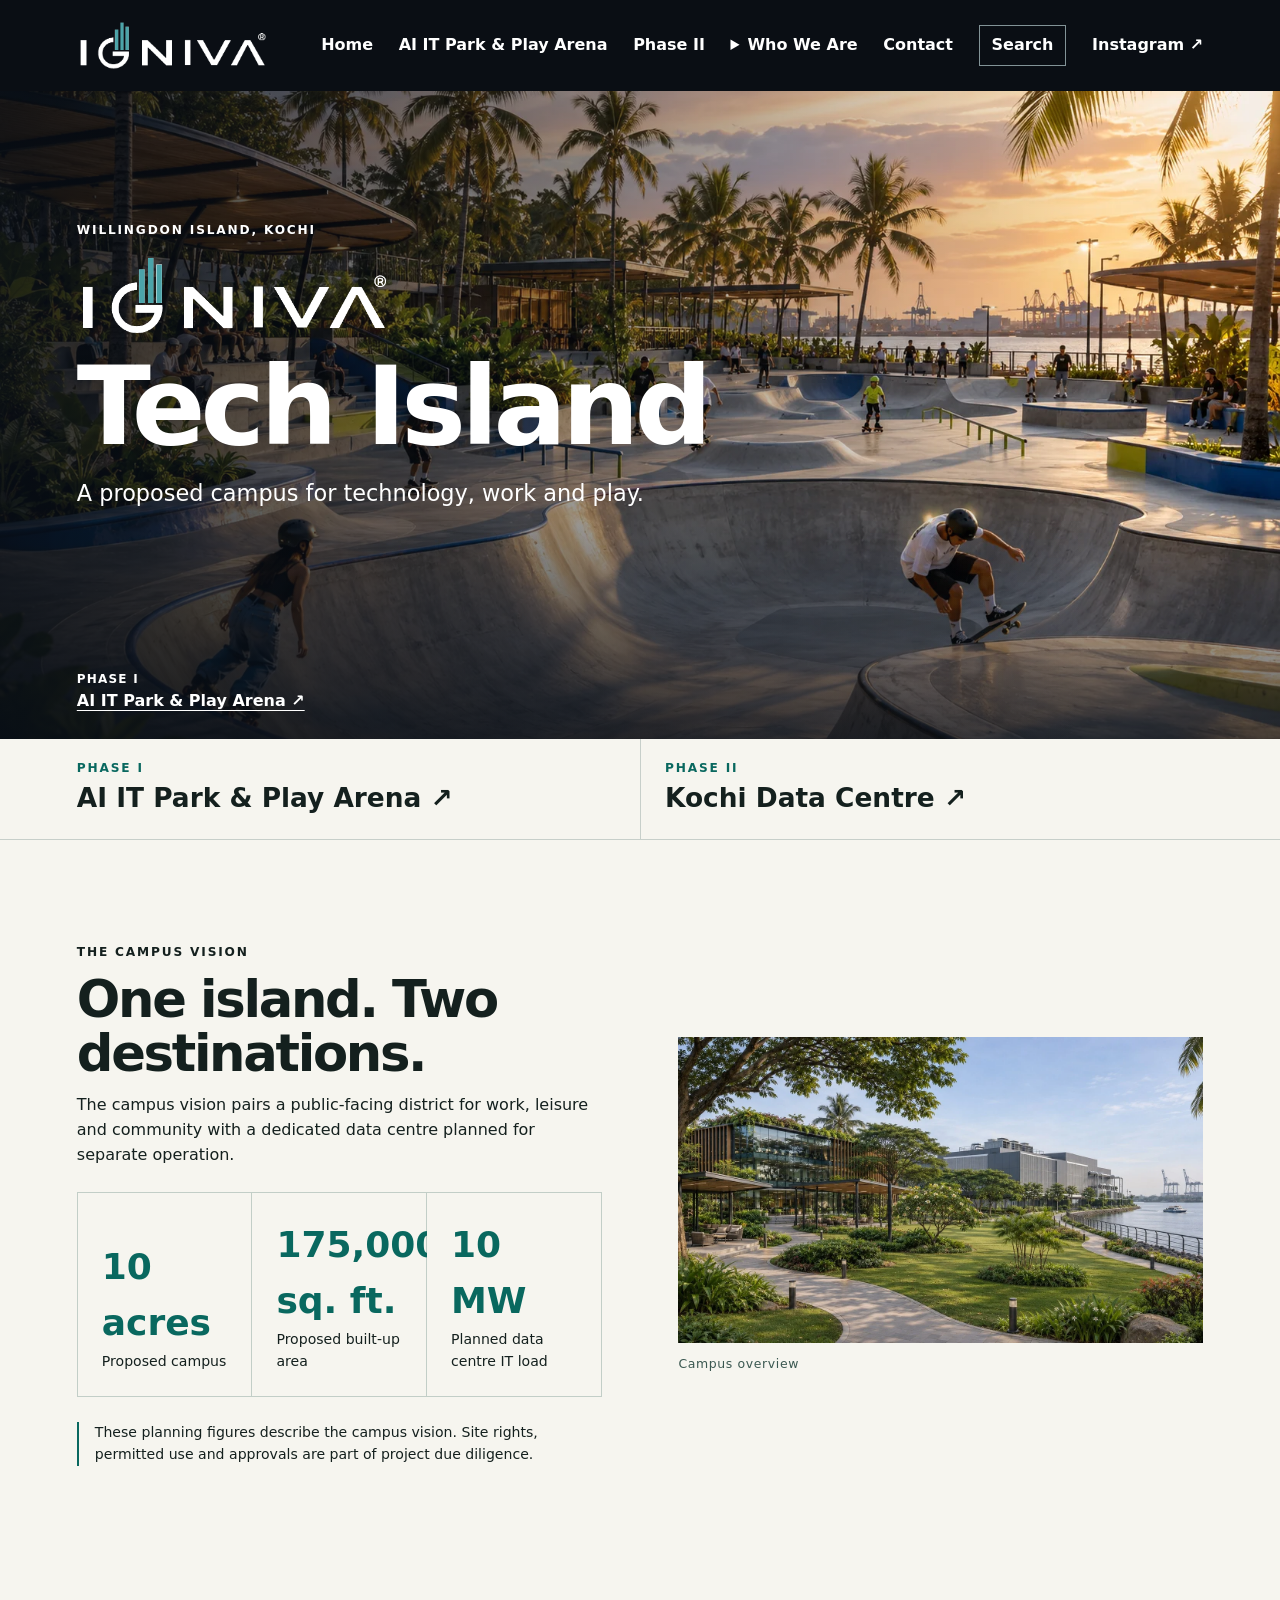
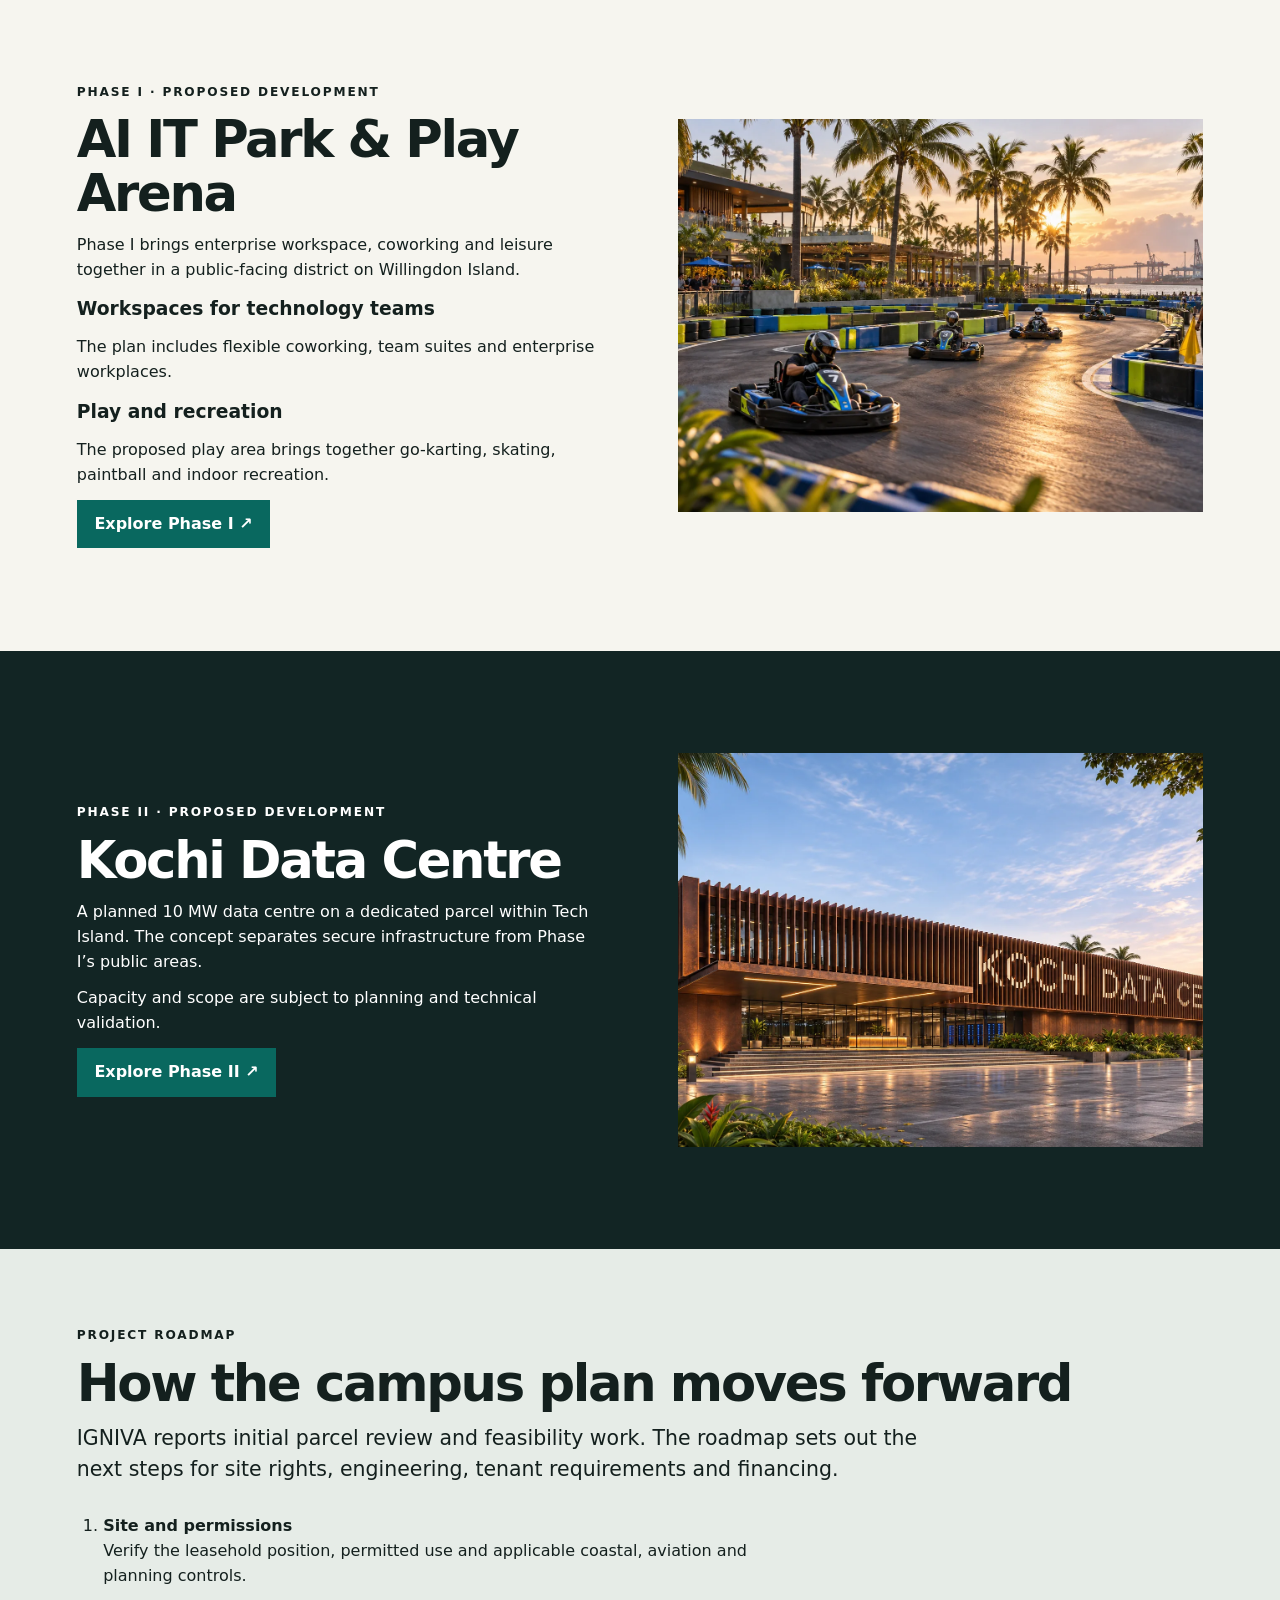
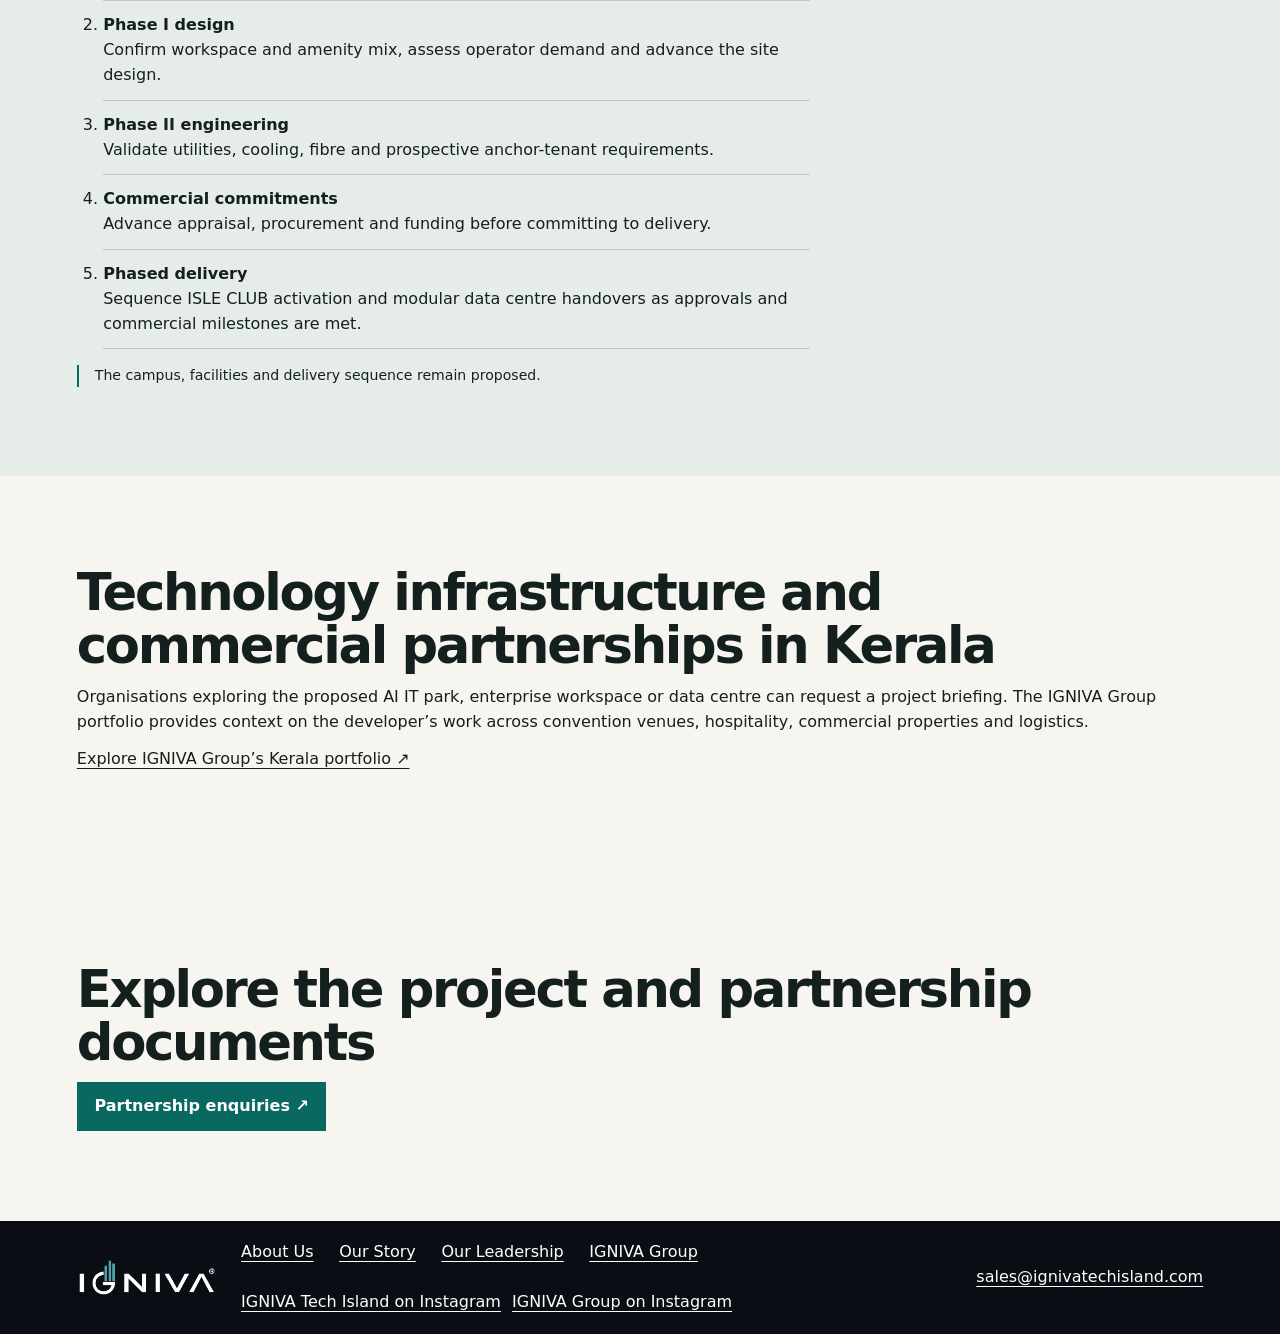
<file: index.html>
<!doctype html>
<html lang="en">
<head>
<meta charset="utf-8">
<meta name="viewport" content="width=device-width, initial-scale=1">
<meta name="google-site-verification" content="2Lx2KPpBBnCtP4C-O07v10IrEtdkrdAiAUufd3xbDpQ">
<meta name="theme-color" content="#0a0e14">
<meta name="description" content="Explore IGNIVA Tech Island on Willingdon Island, Kochi, Kerala. Phase I proposes AI IT parks and a play area. Phase II proposes a dedicated data centre.">
<title>IGNIVA Tech Island | Proposed AI IT Park &amp; Data Centre in Kochi, Kerala</title>
<link rel="canonical" href="https://www.ignivatechisland.com/">
<meta property="og:title" content="IGNIVA Tech Island | Proposed AI IT Park &amp; Data Centre in Kochi, Kerala">
<meta property="og:description" content="Explore IGNIVA Tech Island on Willingdon Island, Kochi, Kerala. Phase I proposes AI IT parks and a play area. Phase II proposes a dedicated data centre.">
<meta property="og:image" content="https://www.ignivatechisland.com/assets/isle-hero.webp">
<meta property="og:url" content="https://www.ignivatechisland.com/">
<link rel="stylesheet" href="/campus.css?v=phase-name-1">
<script defer src="/campus.js?v=phase-name-1"></script>
<style>
.hero-wordmark{width:2.9em;max-width:100%;height:auto;margin-bottom:.1em}
</style>
<script type="application/ld+json">{"@context": "https://schema.org", "@type": "WebPage", "name": "IGNIVA Tech Island | Proposed AI IT Park & Data Centre in Kochi, Kerala", "description": "Explore IGNIVA Tech Island on Willingdon Island, Kochi, Kerala. Phase I proposes AI IT parks and a play area. Phase II proposes a dedicated data centre.", "url": "https://www.ignivatechisland.com/", "isPartOf": {"@type": "WebSite", "name": "IGNIVA Tech Island", "url": "https://www.ignivatechisland.com/"}}</script>
<link rel="stylesheet" href="/phases.css">
</head>
<body>
<a class="skip" href="#main">Skip to content</a>
<header class="header"><div class="wrap header-inner">
<a class="brand" href="/" aria-label="IGNIVA Tech Island home"><img src="/assets/igniva-logo-light.png" width="200" height="54" alt="IGNIVA Group"></a>
<button class="menu-toggle" type="button" aria-expanded="false" aria-controls="navigation">Menu <span aria-hidden="true">☰</span></button>
<nav id="navigation" aria-label="Main navigation"><a href="/">Home</a><a href="/phase-one.html">AI IT Park &amp; Play Arena</a><a href="/phase-two.html">Phase II</a><details><summary>Who We Are</summary><div><a href="/about-us.html">About Us</a><a href="/our-story.html">Our Story</a><a href="/our-leadership.html">Our Leadership</a></div></details><a href="/partner-enquiries/">Contact</a><button type="button" id="open-search">Search</button><a href="https://www.instagram.com/igniva_techisland/" target="_blank" rel="noopener noreferrer">Instagram ↗</a></nav>
</div></header>
<main id="main">
<section class="showcase" id="top" aria-label="Tech Island campus gallery">
  <div class="gallery"><figure class="slide" ><img src="assets/isle-hero.webp" alt="Concept view of the proposed public-facing campus" fetchpriority="high" decoding="async"><figcaption><span>Phase I</span><a href="#phase-one">AI IT Park &amp; Play Arena ↗</a></figcaption></figure>
<figure class="slide" hidden><img src="assets/workspace.webp" alt="Concept view of a landscaped office courtyard" loading="lazy" decoding="async"><figcaption><span>Phase I</span><a href="#phase-one">Enterprise workspaces ↗</a></figcaption></figure>
<figure class="slide" hidden><img src="assets/waterfront-twilight.webp" alt="Twilight concept view of the proposed waterfront campus and recreation areas" width="1440" height="1068" loading="lazy" decoding="async"><figcaption><span>Phase I</span><a href="#phase-one">Waterfront campus ↗</a></figcaption></figure>
<figure class="slide" hidden><img src="assets/karting.webp" alt="Illustrative view of the proposed go-karting circuit" loading="lazy" decoding="async"><figcaption><span>Phase I</span><a href="#isle">Go-karting ↗</a></figcaption></figure>
<figure class="slide" hidden><img src="assets/gaming.webp" alt="Illustrative view of a gaming and recreation space" loading="lazy" decoding="async"><figcaption><span>Phase I</span><a href="#isle">Gaming and recreation ↗</a></figcaption></figure>
<figure class="slide" hidden><img src="assets/data-aerial.webp" alt="Aerial concept view of the proposed data centre" loading="lazy" decoding="async"><figcaption><span>Phase II</span><a href="#infrastructure">Kochi Data Centre ↗</a></figcaption></figure>
<figure class="slide" hidden><img src="assets/data-hall.webp" alt="Illustrative view of a data hall with server racks" loading="lazy" decoding="async"><figcaption><span>Phase II</span><a href="#infrastructure">Data hall ↗</a></figcaption></figure>
</div>
  <div class="hero-copy"><p class="eyebrow">Willingdon Island, Kochi</p><h1><img class="hero-wordmark" src="assets/igniva-logo-light.png" alt="IGNIVA" width="1074" height="297"> Tech Island</h1><p>A proposed campus for technology, work and play.</p></div>
</section>

<div id="vision"></div><section class="summary" id="campus"><div class="wrap summary-inner"><a href="/phase-one.html"><small>Phase I</small>AI IT Park &amp; Play Arena <span>↗</span></a><a href="/phase-two.html"><small>Phase II</small>Kochi Data Centre <span>↗</span></a></div></section>
<section class="wrap feature" aria-labelledby="brochure-campus"><div><p class="eyebrow">The campus vision</p><h2 id="brochure-campus">One island. Two destinations.</h2><p>The campus vision pairs a public-facing district for work, leisure and community with a dedicated data centre planned for separate operation.</p><dl class="phase-facts"><div><dt>Proposed campus</dt><dd>10 acres</dd></div><div><dt>Proposed built-up area</dt><dd>175,000 sq. ft.</dd></div><div><dt>Planned data centre IT load</dt><dd>10 MW</dd></div></dl><p class="phase-note">These planning figures describe the campus vision. Site rights, permitted use and approvals are part of project due diligence.</p></div><figure class="brochure-figure"><img src="/assets/brochure/campus.webp" width="1360" height="794" alt="Concept of the proposed campus landscaping and buildings along the water" loading="lazy" decoding="async"><figcaption>Campus overview</figcaption></figure></section><section class="wrap feature" id="phase-one"><div><p class="eyebrow">Phase I · Proposed development</p><h2>AI IT Park &amp; Play Arena</h2><p>Phase I brings enterprise workspace, coworking and leisure together in a public-facing district on Willingdon Island.</p><h3 id="coworking">Workspaces for technology teams</h3><p>The plan includes flexible coworking, team suites and enterprise workplaces.</p><h3 id="isle">Play and recreation</h3><p>The proposed play area brings together go-karting, skating, paintball and indoor recreation.</p><a class="cta" href="/phase-one.html">Explore Phase I ↗</a></div><img src="assets/karting.webp" alt="Concept illustration of the proposed go-karting circuit" loading="lazy"></section>
<section class="dark"><div class="wrap feature" id="infrastructure"><div><p class="eyebrow">Phase II · Proposed development</p><h2>Kochi Data Centre</h2><p>A planned 10 MW data centre on a dedicated parcel within Tech Island. The concept separates secure infrastructure from Phase I’s public areas.</p><p>Capacity and scope are subject to planning and technical validation.</p><a class="cta" href="/phase-two.html">Explore Phase II ↗</a></div><img src="assets/data-centre.webp" alt="Architectural concept of the proposed Kochi Data Centre" loading="lazy"></div></section>
<section class="phase-tint" id="roadmap"><div class="wrap phase-section">
<p class="eyebrow">Project roadmap</p><h2>How the campus plan moves forward</h2>
<p class="phase-lede">IGNIVA reports initial parcel review and feasibility work. The roadmap sets out the next steps for site rights, engineering, tenant requirements and financing.</p>
<ol class="phase-roadmap">
<li><strong>Site and permissions</strong><span>Verify the leasehold position, permitted use and applicable coastal, aviation and planning controls.</span></li>
<li><strong>Phase I design</strong><span>Confirm workspace and amenity mix, assess operator demand and advance the site design.</span></li>
<li><strong>Phase II engineering</strong><span>Validate utilities, cooling, fibre and prospective anchor-tenant requirements.</span></li>
<li><strong>Commercial commitments</strong><span>Advance appraisal, procurement and funding before committing to delivery.</span></li>
<li><strong>Phased delivery</strong><span>Sequence ISLE CLUB activation and modular data centre handovers as approvals and commercial milestones are met.</span></li>
</ol><p class="phase-note">The campus, facilities and delivery sequence remain proposed.</p>
</div></section><section class="wrap contact" aria-labelledby="campus-briefing">
  <h2 id="campus-briefing">Technology infrastructure and commercial partnerships in Kerala</h2>
  <p>Organisations exploring the proposed AI IT park, enterprise workspace or data centre can request a project briefing. The IGNIVA Group portfolio provides context on the developer’s work across convention venues, hospitality, commercial properties and logistics.</p>
  <p><a href="https://www.ignivagroup.com/projects.html">Explore IGNIVA Group’s Kerala portfolio ↗</a></p>
</section>
<section class="wrap contact" id="connect"><h2>Explore the project and partnership documents</h2><a class="cta" href="partner-enquiries/">Partnership enquiries ↗</a></section></main>
<div class="intro-film" role="dialog" aria-modal="true" aria-label="Tech Island intro video" hidden><video muted playsinline preload="none" aria-label="IGNIVA Tech Island introduction"></video><div class="film-brand"><img src="assets/igniva-logo-light.png" width="200" height="54" alt="IGNIVA Group"></div><button type="button" id="skip-intro">Skip intro</button></div>
<footer><div class="wrap footer"><a class="brand" href="./"><img src="assets/igniva-logo-light.png" width="200" height="54" alt="IGNIVA Group"></a><div><a href="about-us.html">About Us</a><a href="our-story.html">Our Story</a><a href="our-leadership.html">Our Leadership</a><a href="https://www.ignivagroup.com/">IGNIVA Group</a><span id="social-links"></span></div><a href="mailto:sales@ignivatechisland.com">sales@ignivatechisland.com</a></div></footer>
<dialog id="site-search" aria-labelledby="search-title"><form method="dialog"><button type="submit" aria-label="Close search">Close ×</button></form><h2 id="search-title">Search Tech Island</h2><label for="query">Search the website</label><input id="query" type="search" autocomplete="off" placeholder="Try coworking or data centre"><ul id="results"></ul><p id="search-status" role="status"></p></dialog>
</body></html>
</file>
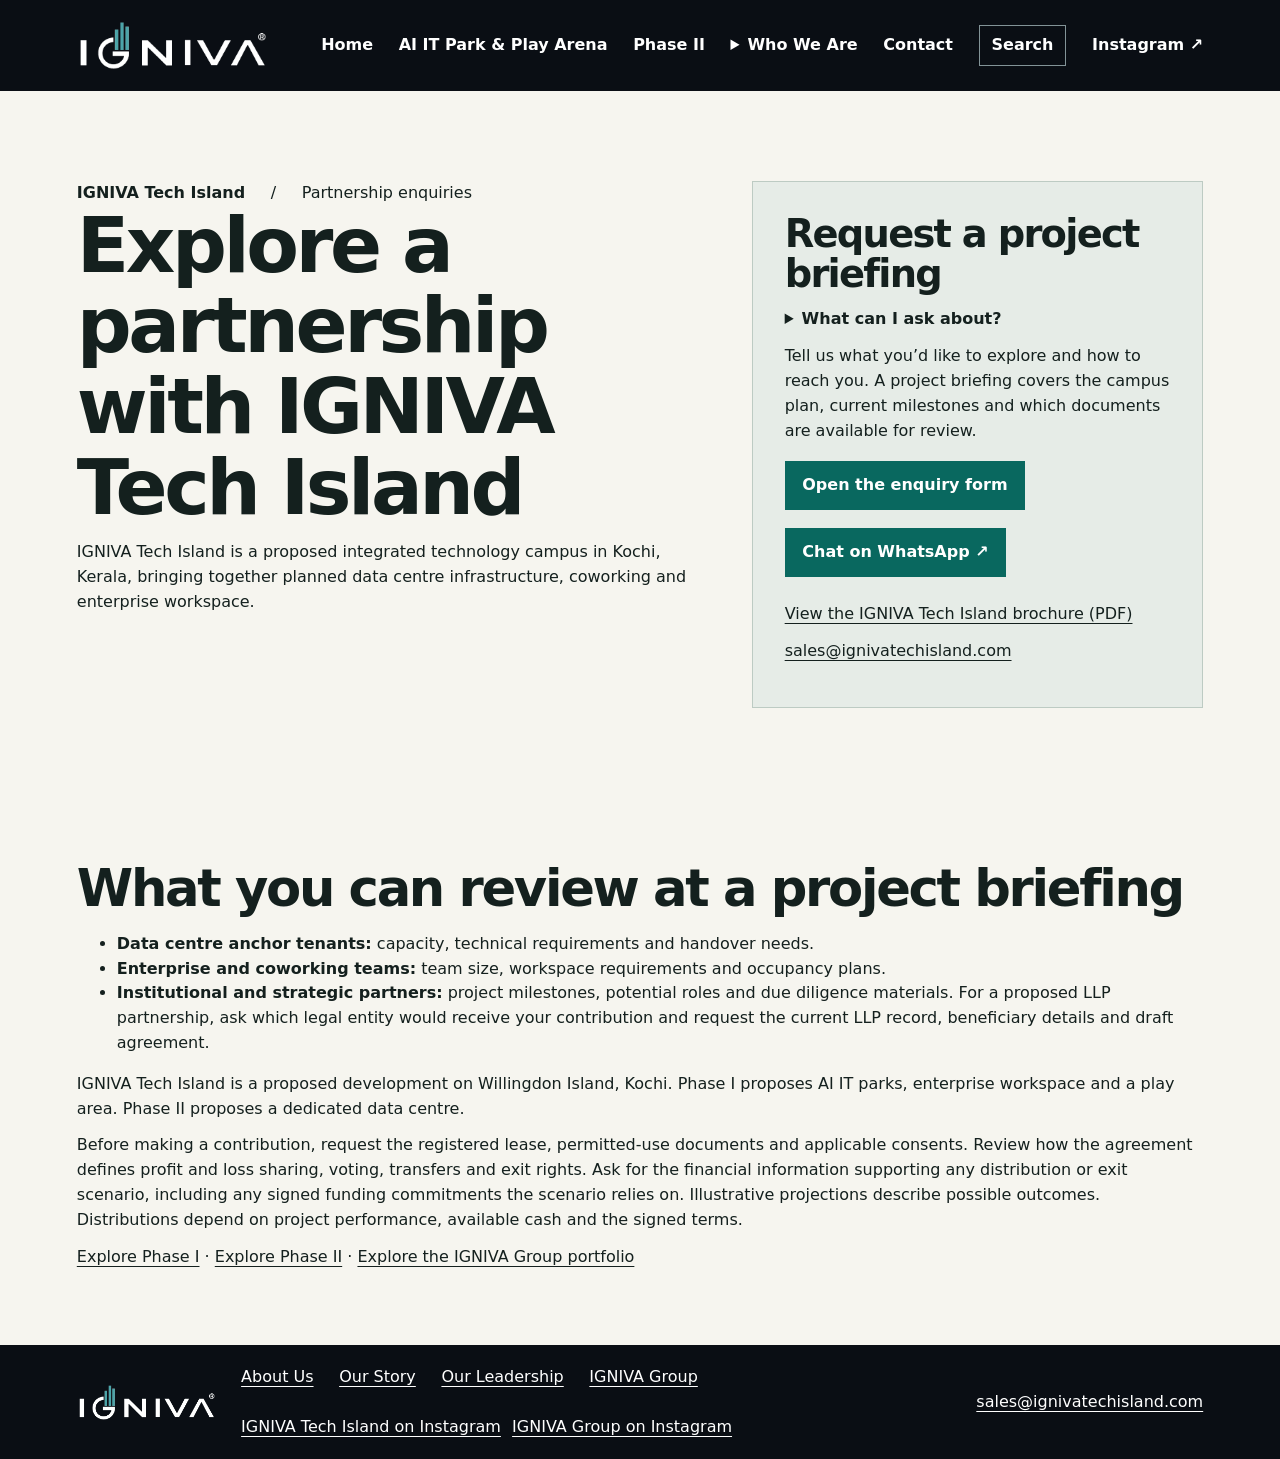
<file: partner-enquiries/index.html>
<!doctype html>
<html lang="en">
<head>
  <meta charset="utf-8">
  <meta name="viewport" content="width=device-width, initial-scale=1">
  <title>AI IT Park &amp; Data Centre Partnership Enquiries in Kerala | IGNIVA Tech Island</title>
  <meta name="description" content="Request a briefing on IGNIVA Tech Island in Kochi, Kerala. Explore proposed AI IT park, enterprise workspace and data centre partnership discussions.">
  <link rel="canonical" href="https://www.ignivatechisland.com/partner-enquiries/">
  <link rel="stylesheet" href="/campus.css?v=phase-name-1">
<link rel="stylesheet" href="/phases.css">
<script defer src="/campus.js?v=phase-name-1"></script>
<script type="application/ld+json">{"@context": "https://schema.org", "@type": "WebPage", "name": "AI IT Park & Data Centre Partnership Enquiries in Kerala | IGNIVA Tech Island", "description": "Request a briefing on IGNIVA Tech Island in Kochi, Kerala. Explore proposed AI IT park, enterprise workspace and data centre partnership discussions.", "url": "https://www.ignivatechisland.com/partner-enquiries/", "isPartOf": {"@type": "WebSite", "name": "IGNIVA Tech Island", "url": "https://www.ignivatechisland.com/"}}</script>
</head>
<body>
  <a href="#main" class="skip">Skip to content</a>
  <header class="header"><div class="wrap header-inner">
<a class="brand" href="/" aria-label="IGNIVA Tech Island home"><img src="/assets/igniva-logo-light.png" width="200" height="54" alt="IGNIVA Group"></a>
<button class="menu-toggle" type="button" aria-expanded="false" aria-controls="navigation">Menu <span aria-hidden="true">☰</span></button>
<nav id="navigation" aria-label="Main navigation"><a href="/">Home</a><a href="/phase-one.html">AI IT Park &amp; Play Arena</a><a href="/phase-two.html">Phase II</a><details><summary>Who We Are</summary><div><a href="/about-us.html">About Us</a><a href="/our-story.html">Our Story</a><a href="/our-leadership.html">Our Leadership</a></div></details><a href="/partner-enquiries/">Contact</a><button type="button" id="open-search">Search</button><a href="https://www.instagram.com/igniva_techisland/" target="_blank" rel="noopener noreferrer">Instagram ↗</a></nav>
</div></header>
<main id="main">
    <section class="contact" aria-labelledby="page-title">
      <div class="wrap enquiry-grid">
        <div>
          <nav aria-label="Breadcrumb"><a href="../">IGNIVA Tech Island</a> / <span aria-current="page">Partnership enquiries</span></nav>
          <h1 id="page-title">Explore a partnership with IGNIVA Tech Island</h1>
          <p>IGNIVA Tech Island is a proposed integrated technology campus in Kochi, Kerala, bringing together planned data centre infrastructure, coworking and enterprise workspace.</p>
        </div>
        <div class="contact-panel">
          <h2>Request a project briefing</h2>
          <details><summary>What can I ask about?</summary><p>Use the form to ask about a partnership briefing, enterprise leasing or coworking. The campus is at the proposed stage.</p></details>
          <p>Tell us what you’d like to explore and how to reach you. A project briefing covers the campus plan, current milestones and which documents are available for review.</p>
          <a class="cta" id="enquiry-form-link" href="https://docs.google.com/forms/d/e/1FAIpQLSfGG6R9YJ7rgbxzetmMRigjMdkDQOzNQGG6AjoWykyYiIL-Zw/viewform">Open the enquiry form</a>
<p><a class="cta" href="https://wa.me/919645614820?text=Hello%20IGNIVA%20Tech%20Island!%20I%E2%80%99d%20like%20to%20explore%20your%20fractional%20ownership%20partnership%20on%20Willingdon%20Island.%20Could%20your%20Sales%20Support%20team%20walk%20me%20through%20the%20project%20and%20the%20next%20steps%3F%0A%0AIGNIVA%20Tech%20Island%20brochure%3A%20https%3A%2F%2Fwww.ignivatechisland.com%2Fassets%2Figniva-tech-island-brochure.pdf" target="_blank" rel="noopener noreferrer">Chat on WhatsApp ↗</a></p><p><a href="/assets/igniva-tech-island-brochure.pdf">View the IGNIVA Tech Island brochure (PDF)</a></p>
          <p><a class="contact-email" href="mailto:sales@ignivatechisland.com">sales@ignivatechisland.com</a></p>
        </div>
      </div>
    </section>
  <section aria-labelledby="briefing-scope"><div class="wrap" style="padding-block:clamp(2rem,5vw,4rem)">
    <h2 id="briefing-scope">What you can review at a project briefing</h2><ul><li><strong>Data centre anchor tenants:</strong> capacity, technical requirements and handover needs.</li><li><strong>Enterprise and coworking teams:</strong> team size, workspace requirements and occupancy plans.</li><li><strong>Institutional and strategic partners:</strong> project milestones, potential roles and due diligence materials. For a proposed LLP partnership, ask which legal entity would receive your contribution and request the current LLP record, beneficiary details and draft agreement.</li></ul>
    <p>IGNIVA Tech Island is a proposed development on Willingdon Island, Kochi. Phase I proposes AI IT parks, enterprise workspace and a play area. Phase II proposes a dedicated data centre.</p>
    <p>Before making a contribution, request the registered lease, permitted-use documents and applicable consents. Review how the agreement defines profit and loss sharing, voting, transfers and exit rights. Ask for the financial information supporting any distribution or exit scenario, including any signed funding commitments the scenario relies on. Illustrative projections describe possible outcomes. Distributions depend on project performance, available cash and the signed terms.</p>
    <p><a href="/phase-one.html">Explore Phase I</a> · <a href="/phase-two.html">Explore Phase II</a> · <a href="https://www.ignivagroup.com/projects.html">Explore the IGNIVA Group portfolio</a></p>
  </div></section>
</main>
<footer><div class="wrap footer"><a class="brand" href="/"><img src="/assets/igniva-logo-light.png" width="200" height="54" alt="IGNIVA Group"></a><div><a href="/about-us.html">About Us</a><a href="/our-story.html">Our Story</a><a href="/our-leadership.html">Our Leadership</a><a href="https://www.ignivagroup.com/">IGNIVA Group</a><span id="social-links"></span></div><a href="mailto:sales@ignivatechisland.com">sales@ignivatechisland.com</a></div></footer>
<dialog id="site-search" aria-labelledby="search-title"><form method="dialog"><button type="submit" aria-label="Close search">Close ×</button></form><h2 id="search-title">Search Tech Island</h2><label for="query">Search the website</label><input id="query" type="search" autocomplete="off" placeholder="Try coworking or data centre"><ul id="results"></ul><p id="search-status" role="status"></p></dialog>
  <script>
    const enquiryLink = document.getElementById('enquiry-form-link');
    const landingParams = new URLSearchParams(window.location.search);
    const formUrl = new URL(enquiryLink.href);
    const campaignFields = {
      utm_source: 'entry.1975008162',
      utm_medium: 'entry.155267911',
      utm_campaign: 'entry.2962915',
      utm_content: 'entry.1217338681'
    };

    for (const [parameter, field] of Object.entries(campaignFields)) {
      const value = landingParams.get(parameter)?.trim();
      if (value && /^[\w .-]{1,120}$/.test(value)) {
        formUrl.searchParams.set(field, value);
      }
    }

    enquiryLink.href = formUrl.href;
  </script>
</body>
</html>
</file>
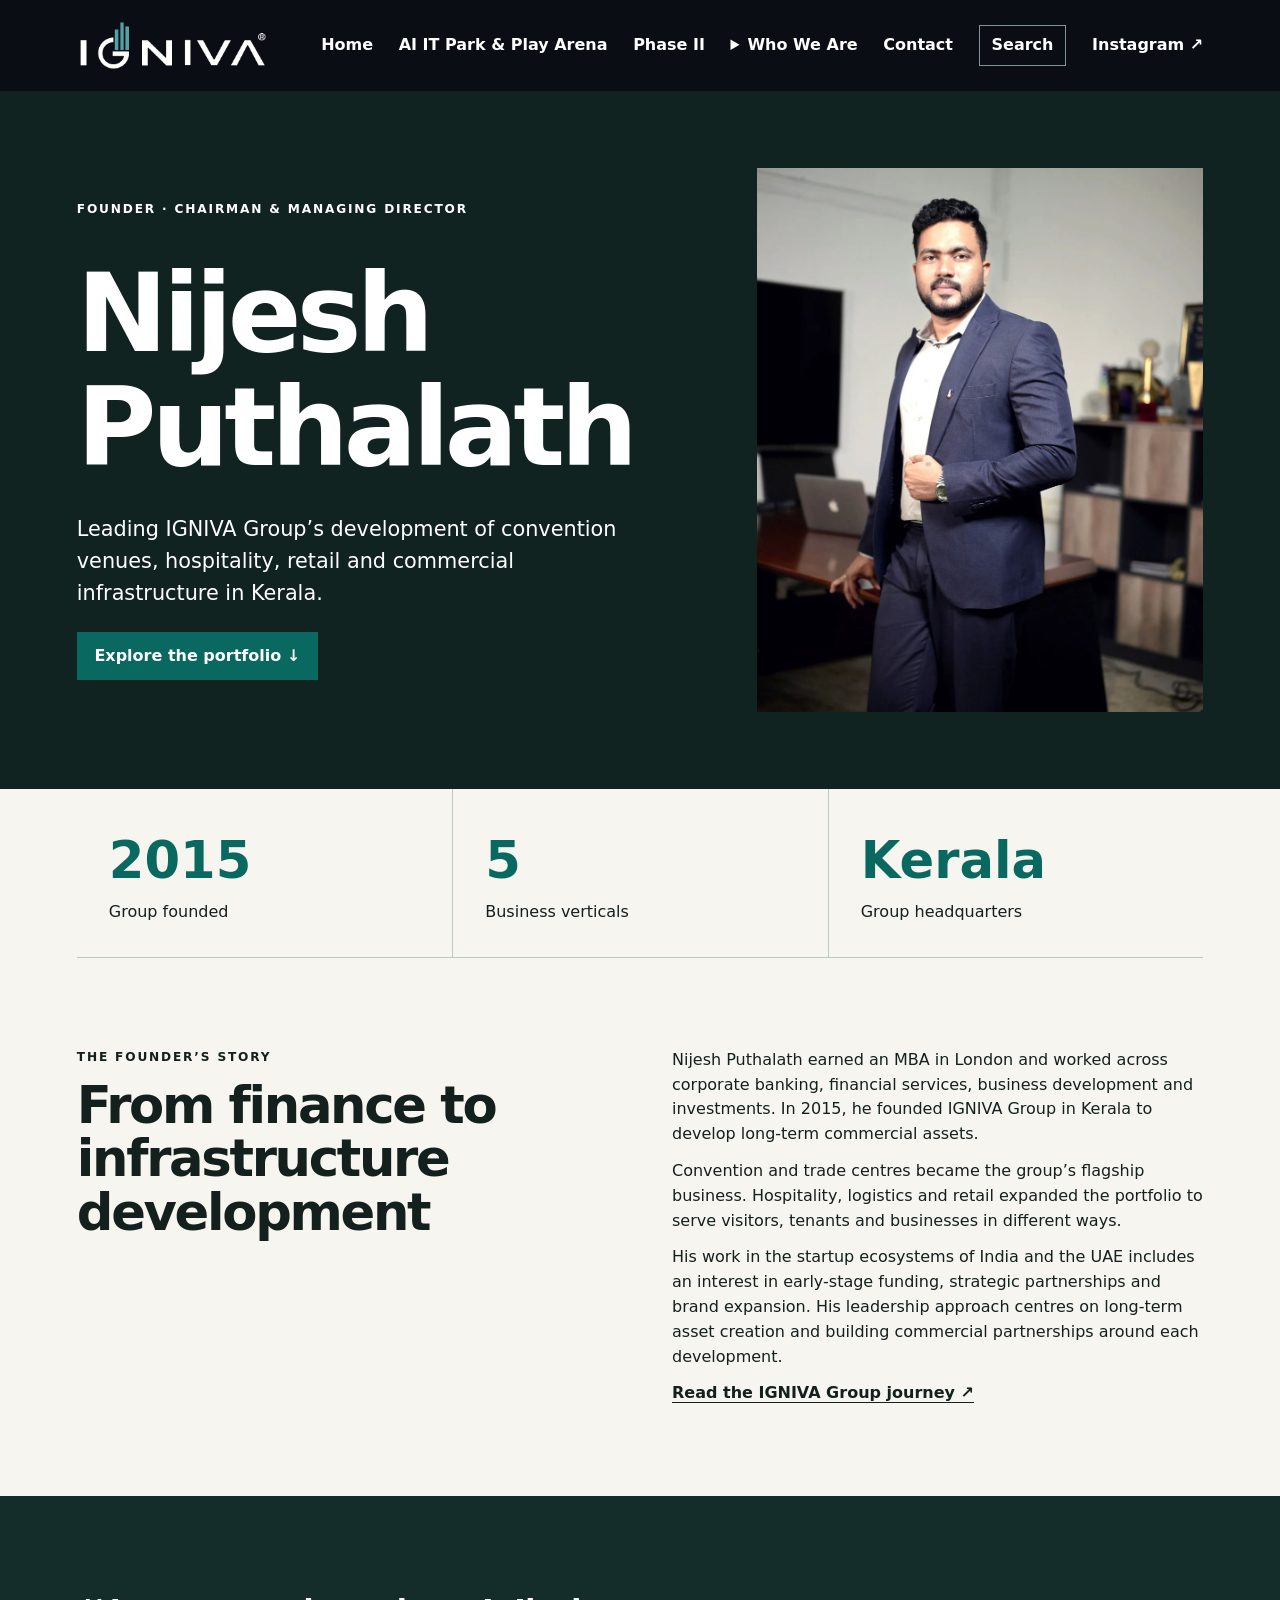
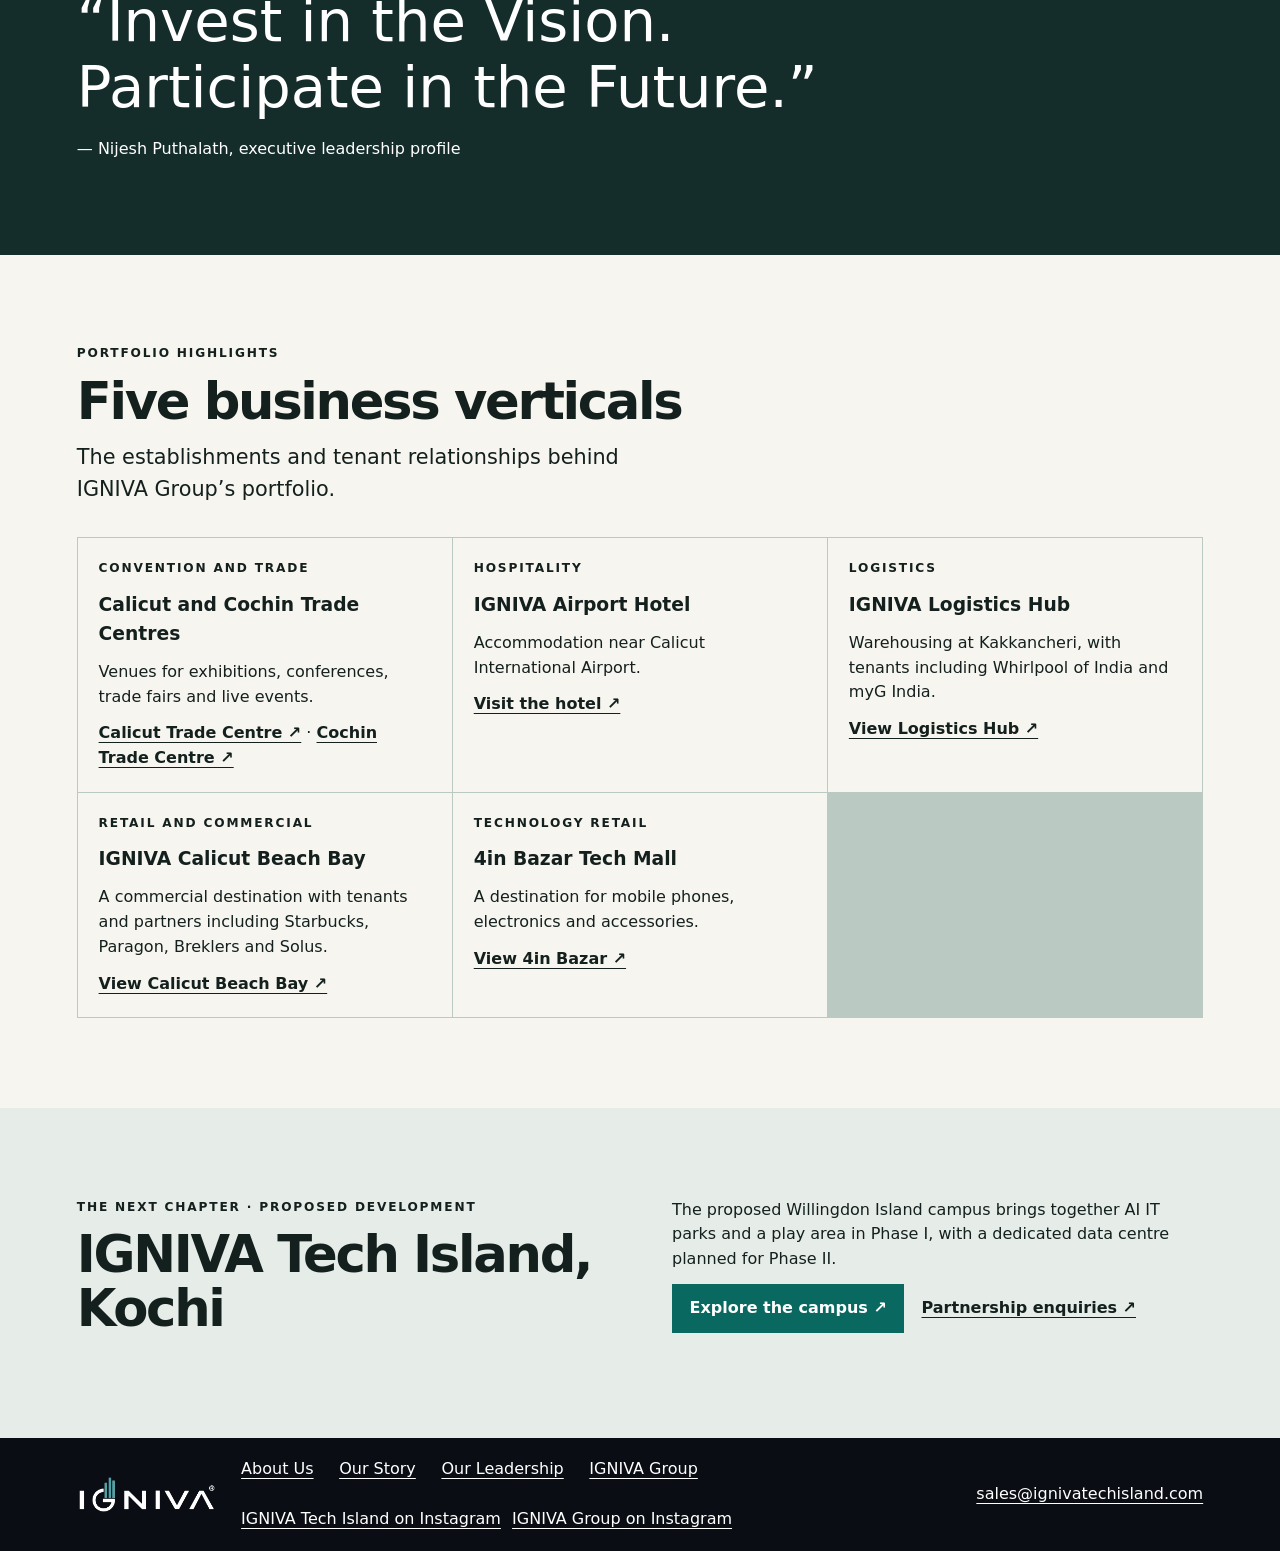
<file: our-leadership.html>
<!doctype html>
<html lang="en">
<head>
<meta charset="utf-8">
<meta name="viewport" content="width=device-width, initial-scale=1">
<meta name="google-site-verification" content="2Lx2KPpBBnCtP4C-O07v10IrEtdkrdAiAUufd3xbDpQ">
<meta name="theme-color" content="#0a0e14">
<meta name="description" content="Our Leadership at IGNIVA Group, the developer behind the proposed IGNIVA Tech Island campus in Kochi.">
<title>Nijesh Puthalath | Founder and Chairman of IGNIVA Group</title>
<link rel="canonical" href="https://www.ignivatechisland.com/our-leadership.html">
<meta property="og:title" content="Nijesh Puthalath | Founder and Chairman of IGNIVA Group">
<meta property="og:description" content="Our Leadership at IGNIVA Group, the developer behind the proposed IGNIVA Tech Island campus in Kochi.">
<meta property="og:image" content="https://www.ignivatechisland.com/assets/nijesh-puthalath.webp">
<meta property="og:url" content="https://www.ignivatechisland.com/our-leadership.html">
<link rel="stylesheet" href="/campus.css?v=phase-name-1">
<link rel="stylesheet" href="leadership.css">
<script defer src="/campus.js?v=phase-name-1"></script>
</head>
<body>
<a class="skip" href="#main">Skip to content</a>
<header class="header"><div class="wrap header-inner">
<a class="brand" href="/" aria-label="IGNIVA Tech Island home"><img src="/assets/igniva-logo-light.png" width="200" height="54" alt="IGNIVA Group"></a>
<button class="menu-toggle" type="button" aria-expanded="false" aria-controls="navigation">Menu <span aria-hidden="true">☰</span></button>
<nav id="navigation" aria-label="Main navigation"><a href="/">Home</a><a href="/phase-one.html">AI IT Park &amp; Play Arena</a><a href="/phase-two.html">Phase II</a><details><summary>Who We Are</summary><div><a href="/about-us.html">About Us</a><a href="/our-story.html">Our Story</a><a href="/our-leadership.html">Our Leadership</a></div></details><a href="/partner-enquiries/">Contact</a><button type="button" id="open-search">Search</button><a href="https://www.instagram.com/igniva_techisland/" target="_blank" rel="noopener noreferrer">Instagram ↗</a></nav>
</div></header>
<main id="main" class="executive-profile">
  <section class="executive-hero">
    <div class="wrap executive-hero-grid">
      <div>
        <p class="eyebrow">Founder · Chairman &amp; Managing Director</p>
        <h1>Nijesh<br>Puthalath</h1>
        <p class="executive-deck">Leading IGNIVA Group’s development of convention venues, hospitality, retail and commercial infrastructure in Kerala.</p>
        <a class="cta" href="#leadership-portfolio">Explore the portfolio ↓</a>
      </div>
      <img src="assets/nijesh-puthalath.webp" alt="Nijesh Puthalath, founder and Chairman and Managing Director of IGNIVA Group" width="1000" height="1500" fetchpriority="high">
    </div>
  </section>
  <dl class="wrap executive-facts" aria-label="Leadership profile at a glance">
    <div><dt>Group founded</dt><dd>2015</dd></div>
    <div><dt>Business verticals</dt><dd>5</dd></div>
    <div><dt>Group headquarters</dt><dd>Kerala</dd></div>
  </dl>
  <section class="wrap executive-section executive-story" id="leadership-story">
    <div><p class="eyebrow">The founder’s story</p><h2>From finance to infrastructure development</h2></div>
    <div>
      <p>Nijesh Puthalath earned an MBA in London and worked across corporate banking, financial services, business development and investments. In 2015, he founded IGNIVA Group in Kerala to develop long-term commercial assets.</p>
      <p>Convention and trade centres became the group’s flagship business. Hospitality, logistics and retail expanded the portfolio to serve visitors, tenants and businesses in different ways.</p>
      <p>His work in the startup ecosystems of India and the UAE includes an interest in early-stage funding, strategic partnerships and brand expansion. His leadership approach centres on long-term asset creation and building commercial partnerships around each development.</p>
      <a href="about-us.html#journey">Read the IGNIVA Group journey ↗</a>
    </div>
  </section>
  <section class="executive-quote">
    <figure class="wrap"><blockquote>“Invest in the Vision. Participate in the Future.”</blockquote><figcaption>— Nijesh Puthalath, executive leadership profile</figcaption></figure>
  </section>
  <section class="wrap executive-section" id="leadership-portfolio">
    <p class="eyebrow">Portfolio highlights</p><h2>Five business verticals</h2>
    <p class="executive-deck">The establishments and tenant relationships behind IGNIVA Group’s portfolio.</p>
    <div class="executive-projects">
      <article><p class="eyebrow">Convention and trade</p><h3>Calicut and Cochin Trade Centres</h3><p>Venues for exhibitions, conferences, trade fairs and live events.</p><a href="https://calicuttradecentre.in/">Calicut Trade Centre ↗</a> · <a href="https://www.ignivagroup.com/cochin-trade-centre.html">Cochin Trade Centre ↗</a></article>
      <article><p class="eyebrow">Hospitality</p><h3>IGNIVA Airport Hotel</h3><p>Accommodation near Calicut International Airport.</p><a href="https://www.ignivaairporthotel.com/">Visit the hotel ↗</a></article>
      <article><p class="eyebrow">Logistics</p><h3>IGNIVA Logistics Hub</h3><p>Warehousing at Kakkancheri, with tenants including Whirlpool of India and myG India.</p><a href="https://www.ignivagroup.com/logistics-hub.html">View Logistics Hub ↗</a></article>
      <article><p class="eyebrow">Retail and commercial</p><h3>IGNIVA Calicut Beach Bay</h3><p>A commercial destination with tenants and partners including Starbucks, Paragon, Breklers and Solus.</p><a href="https://www.ignivagroup.com/beach-bay.html">View Calicut Beach Bay ↗</a></article>
      <article><p class="eyebrow">Technology retail</p><h3>4in Bazar Tech Mall</h3><p>A destination for mobile phones, electronics and accessories.</p><a href="https://www.ignivagroup.com/4in-bazar.html">View 4in Bazar ↗</a></article>
    </div>
  </section>
  <section class="executive-next">
    <div class="wrap executive-section executive-story">
      <div><p class="eyebrow">The next chapter · Proposed development</p><h2>IGNIVA Tech Island, Kochi</h2></div>
      <div><p>The proposed Willingdon Island campus brings together AI IT parks and a play area in Phase I, with a dedicated data centre planned for Phase II.</p><a class="cta" href="./#campus">Explore the campus ↗</a> <a class="executive-contact" href="partner-enquiries/">Partnership enquiries ↗</a></div>
    </div>
  </section>
</main>
<footer><div class="wrap footer"><a class="brand" href="./"><img src="assets/igniva-logo-light.png" width="200" height="54" alt="IGNIVA Group"></a><div><a href="about-us.html">About Us</a><a href="our-story.html">Our Story</a><a href="our-leadership.html">Our Leadership</a><a href="https://www.ignivagroup.com/">IGNIVA Group</a><span id="social-links"></span></div><a href="mailto:sales@ignivatechisland.com">sales@ignivatechisland.com</a></div></footer>
<dialog id="site-search" aria-labelledby="search-title"><form method="dialog"><button type="submit" aria-label="Close search">Close ×</button></form><h2 id="search-title">Search Tech Island</h2><label for="query">Search the website</label><input id="query" type="search" autocomplete="off" placeholder="Try coworking or data centre"><ul id="results"></ul><p id="search-status" role="status"></p></dialog>
</body></html>
</file>
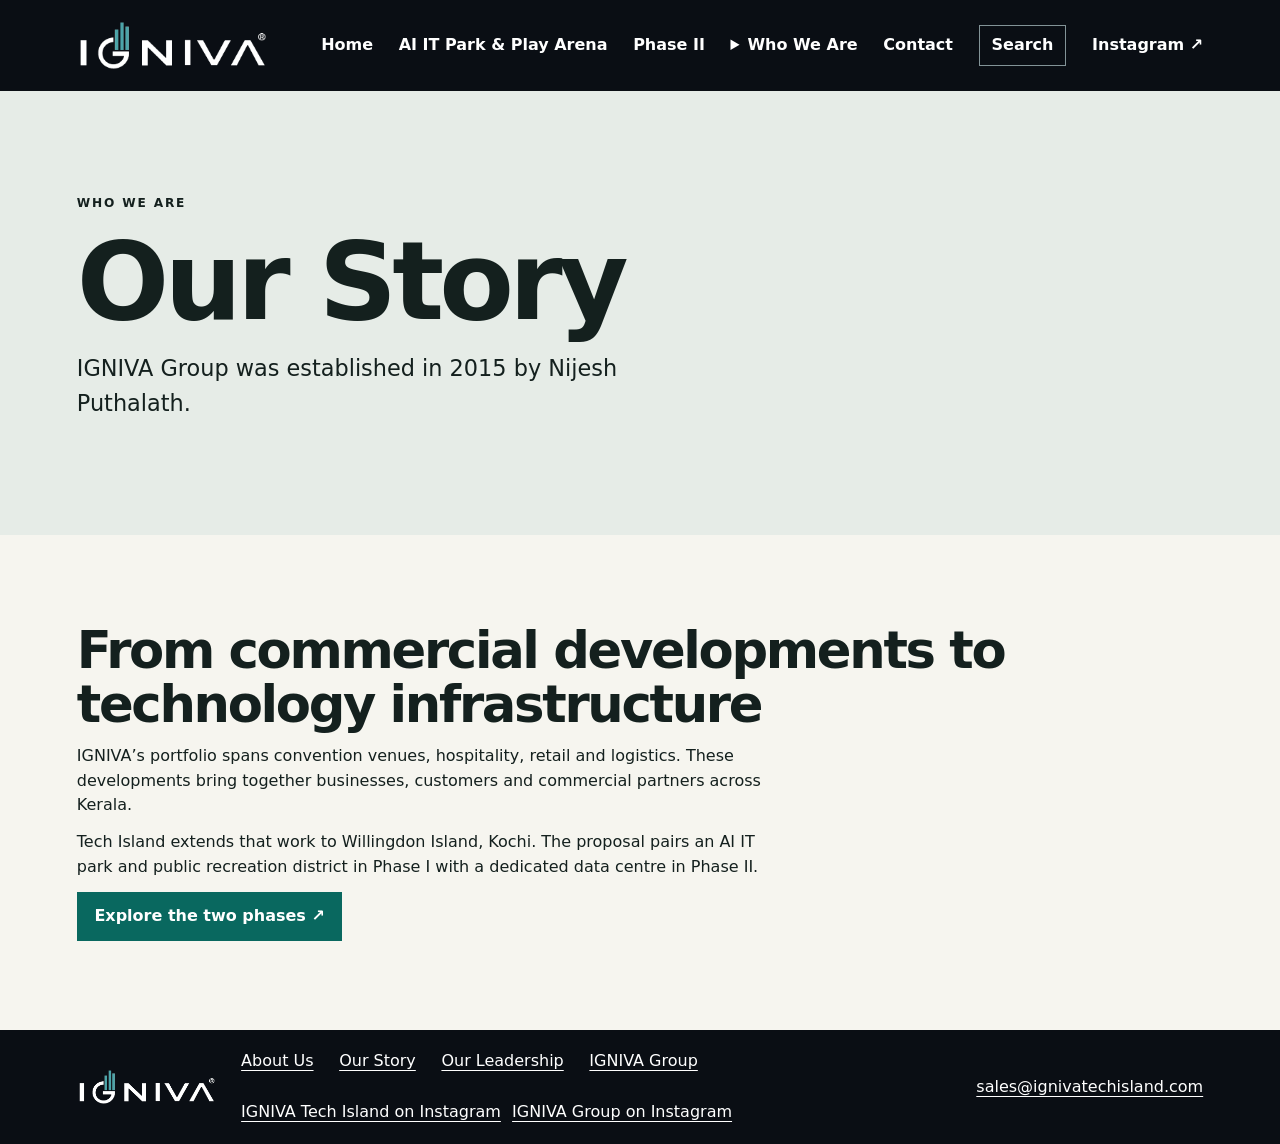
<file: our-story.html>
<!doctype html>
<html lang="en">
<head>
<meta charset="utf-8">
<meta name="viewport" content="width=device-width, initial-scale=1">
<meta name="google-site-verification" content="2Lx2KPpBBnCtP4C-O07v10IrEtdkrdAiAUufd3xbDpQ">
<meta name="theme-color" content="#0a0e14">
<meta name="description" content="Our Story at IGNIVA Group, the developer behind the proposed IGNIVA Tech Island campus in Kochi.">
<title>Our Story | IGNIVA Tech Island</title>
<link rel="canonical" href="https://www.ignivatechisland.com/our-story.html">
<meta property="og:title" content="Our Story | IGNIVA Tech Island">
<meta property="og:description" content="Our Story at IGNIVA Group, the developer behind the proposed IGNIVA Tech Island campus in Kochi.">
<meta property="og:image" content="https://www.ignivatechisland.com/assets/isle-hero.webp">
<meta property="og:url" content="https://www.ignivatechisland.com/our-story.html">
<link rel="stylesheet" href="/campus.css?v=phase-name-1">
<script defer src="/campus.js?v=phase-name-1"></script>
</head>
<body>
<a class="skip" href="#main">Skip to content</a>
<header class="header"><div class="wrap header-inner">
<a class="brand" href="/" aria-label="IGNIVA Tech Island home"><img src="/assets/igniva-logo-light.png" width="200" height="54" alt="IGNIVA Group"></a>
<button class="menu-toggle" type="button" aria-expanded="false" aria-controls="navigation">Menu <span aria-hidden="true">☰</span></button>
<nav id="navigation" aria-label="Main navigation"><a href="/">Home</a><a href="/phase-one.html">AI IT Park &amp; Play Arena</a><a href="/phase-two.html">Phase II</a><details><summary>Who We Are</summary><div><a href="/about-us.html">About Us</a><a href="/our-story.html">Our Story</a><a href="/our-leadership.html">Our Leadership</a></div></details><a href="/partner-enquiries/">Contact</a><button type="button" id="open-search">Search</button><a href="https://www.instagram.com/igniva_techisland/" target="_blank" rel="noopener noreferrer">Instagram ↗</a></nav>
</div></header>
<main id="main"><section class="inner-hero"><div class="wrap"><p class="eyebrow">Who We Are</p><h1>Our Story</h1><p>IGNIVA Group was established in 2015 by Nijesh Puthalath.</p></div></section><section class="wrap prose"><h2>From commercial developments to technology infrastructure</h2><p>IGNIVA’s portfolio spans convention venues, hospitality, retail and logistics. These developments bring together businesses, customers and commercial partners across Kerala.</p><p>Tech Island extends that work to Willingdon Island, Kochi. The proposal pairs an AI IT park and public recreation district in Phase I with a dedicated data centre in Phase II.</p><a class="cta" href="./#campus">Explore the two phases ↗</a></section></main>
<footer><div class="wrap footer"><a class="brand" href="./"><img src="assets/igniva-logo-light.png" width="200" height="54" alt="IGNIVA Group"></a><div><a href="about-us.html">About Us</a><a href="our-story.html">Our Story</a><a href="our-leadership.html">Our Leadership</a><a href="https://www.ignivagroup.com/">IGNIVA Group</a><span id="social-links"></span></div><a href="mailto:sales@ignivatechisland.com">sales@ignivatechisland.com</a></div></footer>
<dialog id="site-search" aria-labelledby="search-title"><form method="dialog"><button type="submit" aria-label="Close search">Close ×</button></form><h2 id="search-title">Search Tech Island</h2><label for="query">Search the website</label><input id="query" type="search" autocomplete="off" placeholder="Try coworking or data centre"><ul id="results"></ul><p id="search-status" role="status"></p></dialog>
</body></html>
</file>
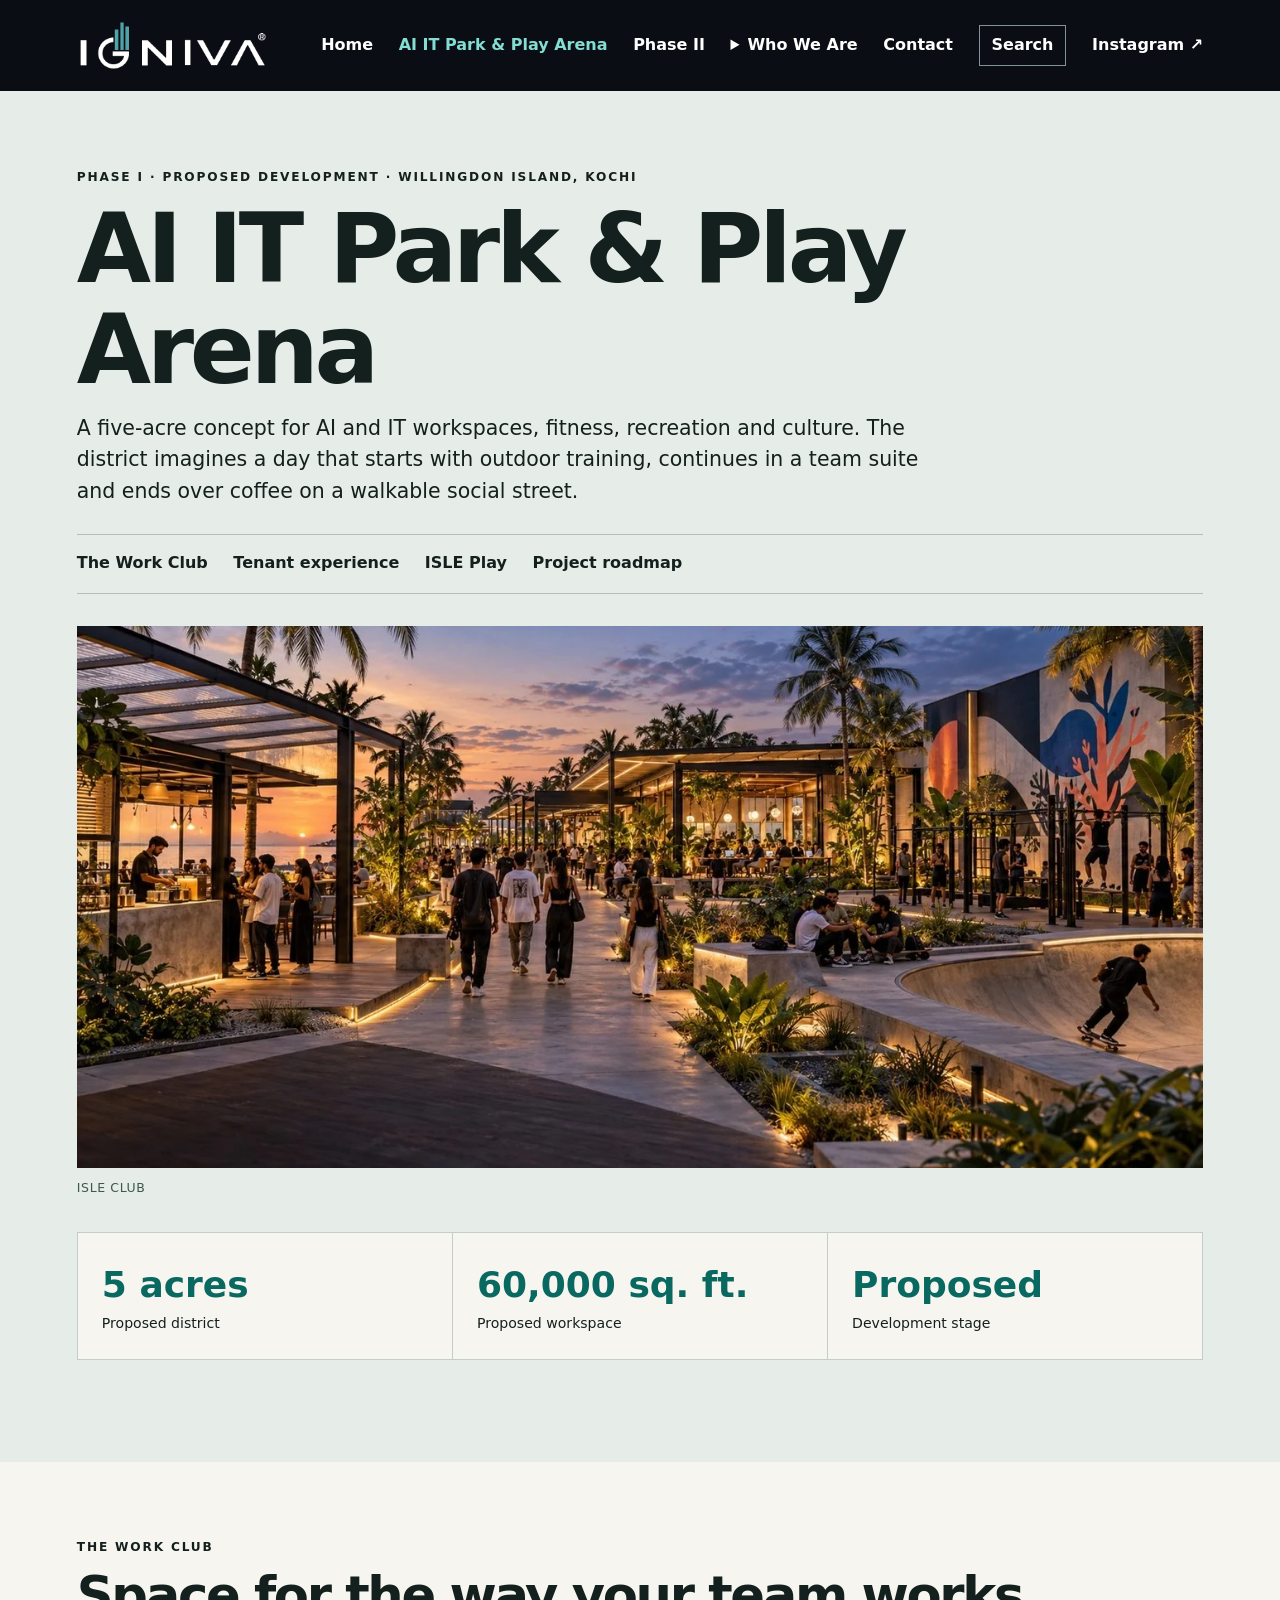
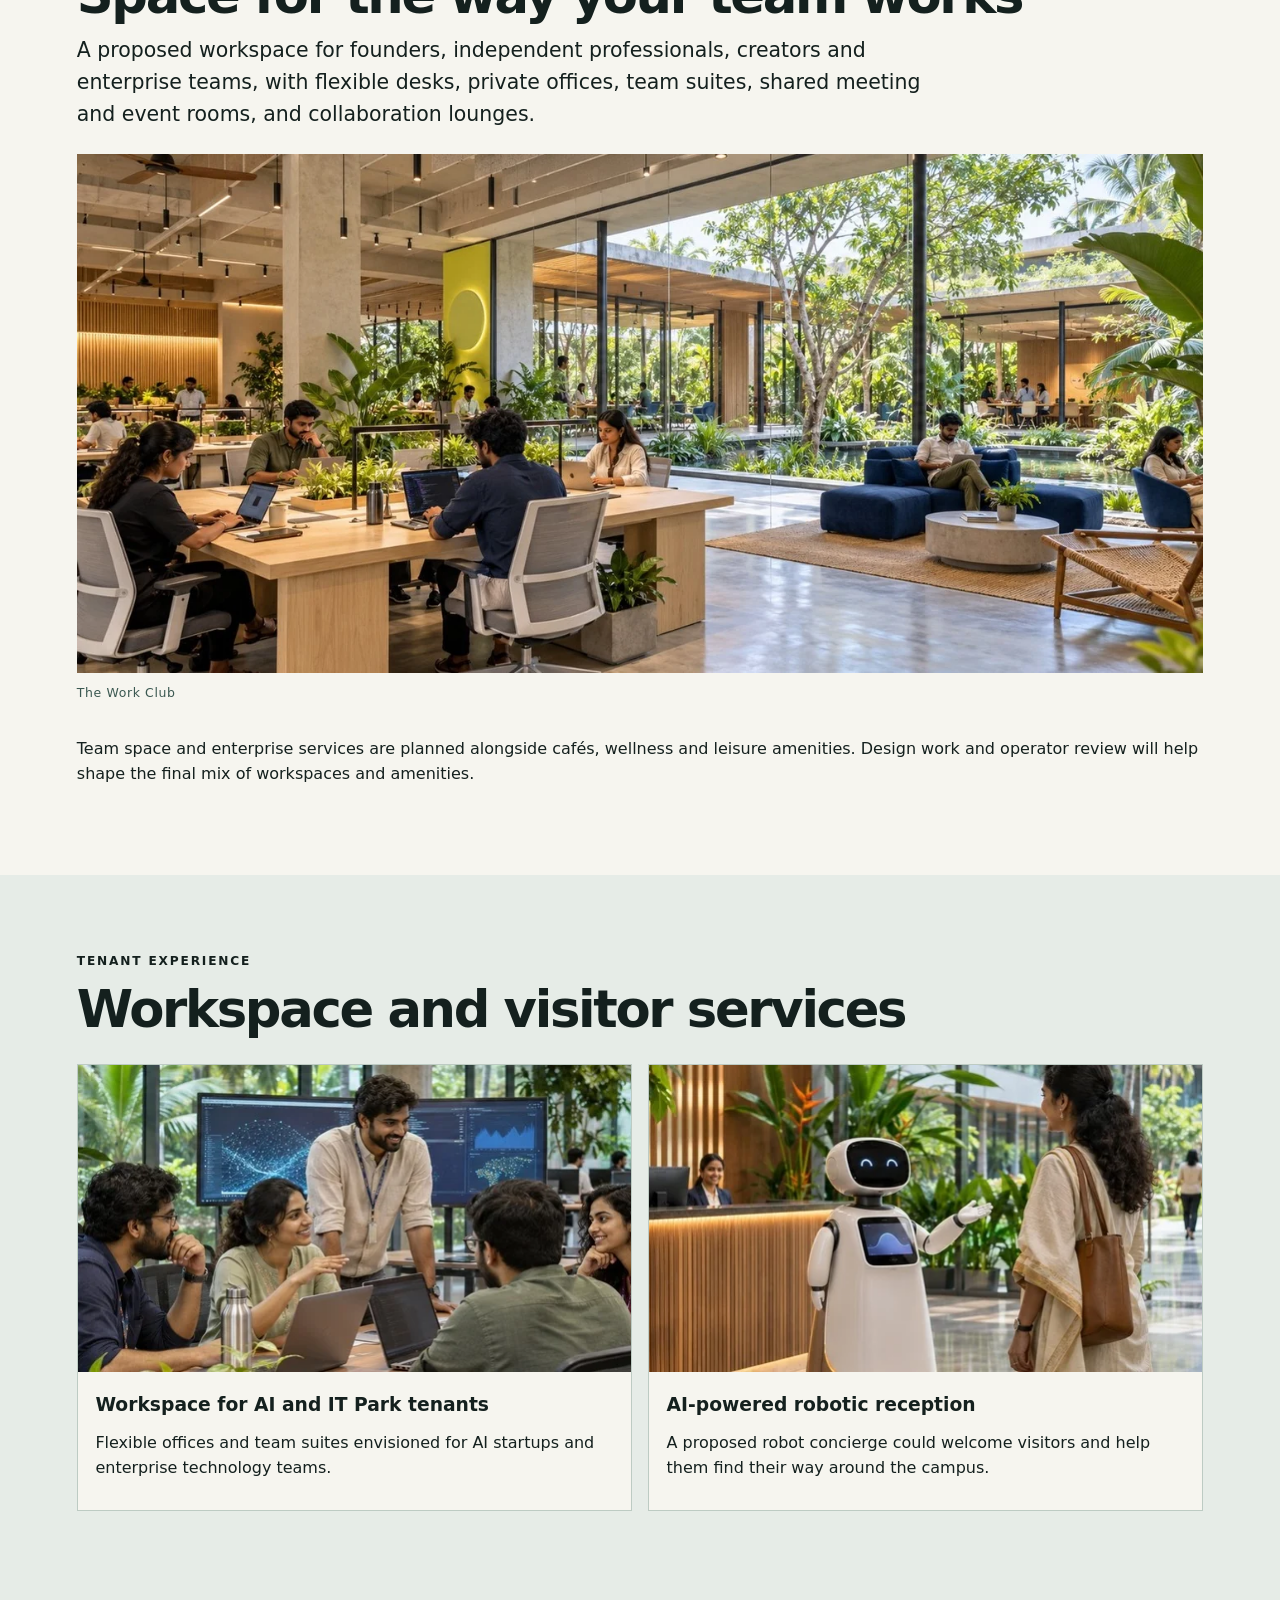
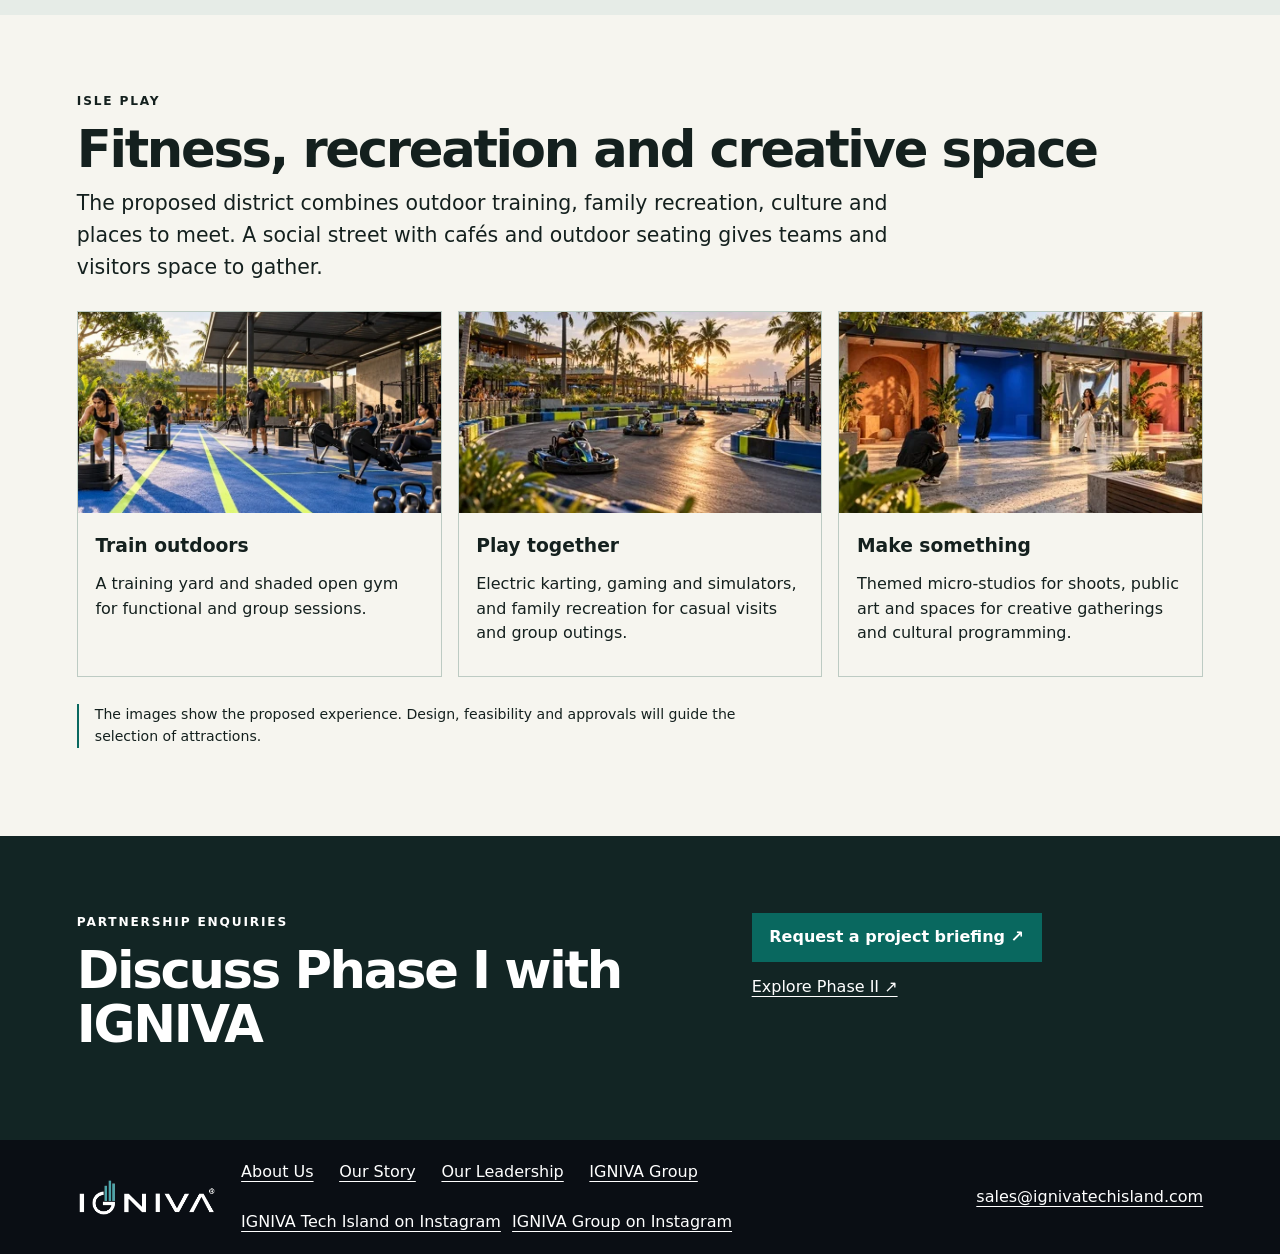
<file: phase-one.html>
<!doctype html>
<html lang="en">
<head>
<meta charset="utf-8">
<meta name="viewport" content="width=device-width, initial-scale=1">
<meta name="description" content="Explore the proposed five-acre ISLE CLUB district, including flexible enterprise workspace, robotic reception, fitness, electric karting and creative spaces in Kochi.">
<meta name="theme-color" content="#0a0e14">
<title>Phase I · AI IT Park &amp; Play Arena | IGNIVA Tech Island</title>
<link rel="canonical" href="https://www.ignivatechisland.com/phase-one.html">
<link rel="stylesheet" href="/campus.css?v=phase-name-1">
<link rel="stylesheet" href="/phases.css">
<script defer src="/campus.js?v=phase-name-1"></script>
</head>
<body>
<a class="skip" href="#main">Skip to content</a>
<header class="header"><div class="wrap header-inner">
<a class="brand" href="/" aria-label="IGNIVA Tech Island home"><img src="/assets/igniva-logo-light.png" width="200" height="54" alt="IGNIVA Group"></a>
<button class="menu-toggle" type="button" aria-expanded="false" aria-controls="navigation">Menu <span aria-hidden="true">☰</span></button>
<nav id="navigation" aria-label="Main navigation"><a href="/">Home</a><a href="/phase-one.html" aria-current="page">AI IT Park &amp; Play Arena</a><a href="/phase-two.html">Phase II</a><details><summary>Who We Are</summary><div><a href="/about-us.html">About Us</a><a href="/our-story.html">Our Story</a><a href="/our-leadership.html">Our Leadership</a></div></details><a href="/partner-enquiries/">Contact</a><button type="button" id="open-search">Search</button><a href="https://www.instagram.com/igniva_techisland/" target="_blank" rel="noopener noreferrer">Instagram ↗</a></nav>
</div></header>
<main id="main">

<section class="phase-intro"><div class="wrap phase-section">
<p class="eyebrow">Phase I · Proposed development · Willingdon Island, Kochi</p>
<h1>AI IT Park &amp; Play Arena</h1>
<p class="phase-lede">A five-acre concept for AI and IT workspaces, fitness, recreation and culture. The district imagines a day that starts with outdoor training, continues in a team suite and ends over coffee on a walkable social street.</p>
<nav class="phase-jumps" aria-label="Phase I sections"><a href="#work-club">The Work Club</a><a href="#tenant-experience">Tenant experience</a><a href="#isle-play">ISLE Play</a><a href="/#roadmap">Project roadmap</a></nav>
<figure class="brochure-figure"><img src="/assets/brochure/social-street.webp" width="1360" height="654" alt="Illustrative walkable social street with cafés, people and open seating" fetchpriority="high" decoding="async"><figcaption>ISLE CLUB</figcaption></figure>
<dl class="phase-facts"><div><dt>Proposed district</dt><dd>5 acres</dd></div><div><dt>Proposed workspace</dt><dd>60,000 sq. ft.</dd></div><div><dt>Development stage</dt><dd>Proposed</dd></div></dl>
</div></section>
<section class="wrap phase-section" id="work-club">
<p class="eyebrow">The Work Club</p><h2>Space for the way your team works</h2>
<p class="phase-lede">A proposed workspace for founders, independent professionals, creators and enterprise teams, with flexible desks, private offices, team suites, shared meeting and event rooms, and collaboration lounges.</p>
<figure class="brochure-figure"><img src="/assets/brochure/work-club.webp" width="1360" height="626" alt="Concept of a naturally lit coworking lounge with collaborative desks" loading="lazy" decoding="async"><figcaption>The Work Club</figcaption></figure>
<p>Team space and enterprise services are planned alongside cafés, wellness and leisure amenities. Design work and operator review will help shape the final mix of workspaces and amenities.</p>
</section>
<section class="phase-tint" id="tenant-experience"><div class="wrap phase-section">
<p class="eyebrow">Tenant experience</p><h2>Workspace and visitor services</h2>
<div class="phase-cards"><article><figure class="brochure-figure"><img src="/assets/brochure/technology-teams.webp" width="592" height="308" alt="Technology team collaborating around a desk" loading="lazy" decoding="async"></figure><div><h3>Workspace for AI and IT Park tenants</h3><p>Flexible offices and team suites envisioned for AI startups and enterprise technology teams.</p></div></article><article><figure class="brochure-figure"><img src="/assets/brochure/robot-reception.webp" width="592" height="308" alt="Concept robot concierge welcoming a visitor at a reception desk" loading="lazy" decoding="async"></figure><div><h3>AI-powered robotic reception</h3><p>A proposed robot concierge could welcome visitors and help them find their way around the campus.</p></div></article></div>
</div></section>
<section class="wrap phase-section" id="isle-play">
<p class="eyebrow">ISLE Play</p><h2>Fitness, recreation and creative space</h2>
<p class="phase-lede">The proposed district combines outdoor training, family recreation, culture and places to meet. A social street with cafés and outdoor seating gives teams and visitors space to gather.</p>
<div class="phase-cards"><article><figure class="brochure-figure"><img src="/assets/brochure/outdoor-training.webp" width="760" height="482" alt="Illustrative outdoor training yard and shaded gym" loading="lazy" decoding="async"></figure><div><h3>Train outdoors</h3><p>A training yard and shaded open gym for functional and group sessions.</p></div></article><article><figure class="brochure-figure"><img src="/assets/brochure/electric-karting.webp" width="418" height="228" alt="Concept electric go-karts on an outdoor waterfront circuit" loading="lazy" decoding="async"></figure><div><h3>Play together</h3><p>Electric karting, gaming and simulators, and family recreation for casual visits and group outings.</p></div></article><article><figure class="brochure-figure"><img src="/assets/brochure/creator-studios.webp" width="418" height="228" alt="Illustrative themed micro-studios and creative gathering spaces" loading="lazy" decoding="async"></figure><div><h3>Make something</h3><p>Themed micro-studios for shoots, public art and spaces for creative gatherings and cultural programming.</p></div></article></div>
<p class="phase-note">The images show the proposed experience. Design, feasibility and approvals will guide the selection of attractions.</p>
</section>
<section class="dark"><div class="wrap phase-section phase-enquiry">
<div><p class="eyebrow">Partnership enquiries</p><h2>Discuss Phase I with IGNIVA</h2></div>
<div><a class="cta" href="/partner-enquiries/">Request a project briefing ↗</a><p><a href="/phase-two.html">Explore Phase II ↗</a></p></div></div></section>

</main>
<footer><div class="wrap footer"><a class="brand" href="/"><img src="/assets/igniva-logo-light.png" width="200" height="54" alt="IGNIVA Group"></a><div><a href="/about-us.html">About Us</a><a href="/our-story.html">Our Story</a><a href="/our-leadership.html">Our Leadership</a><a href="https://www.ignivagroup.com/">IGNIVA Group</a><span id="social-links"></span></div><a href="mailto:sales@ignivatechisland.com">sales@ignivatechisland.com</a></div></footer>
<dialog id="site-search" aria-labelledby="search-title"><form method="dialog"><button type="submit" aria-label="Close search">Close ×</button></form><h2 id="search-title">Search Tech Island</h2><label for="query">Search the website</label><input id="query" type="search" autocomplete="off" placeholder="Try coworking or data centre"><ul id="results"></ul><p id="search-status" role="status"></p></dialog>
</body>
</html>
</file>
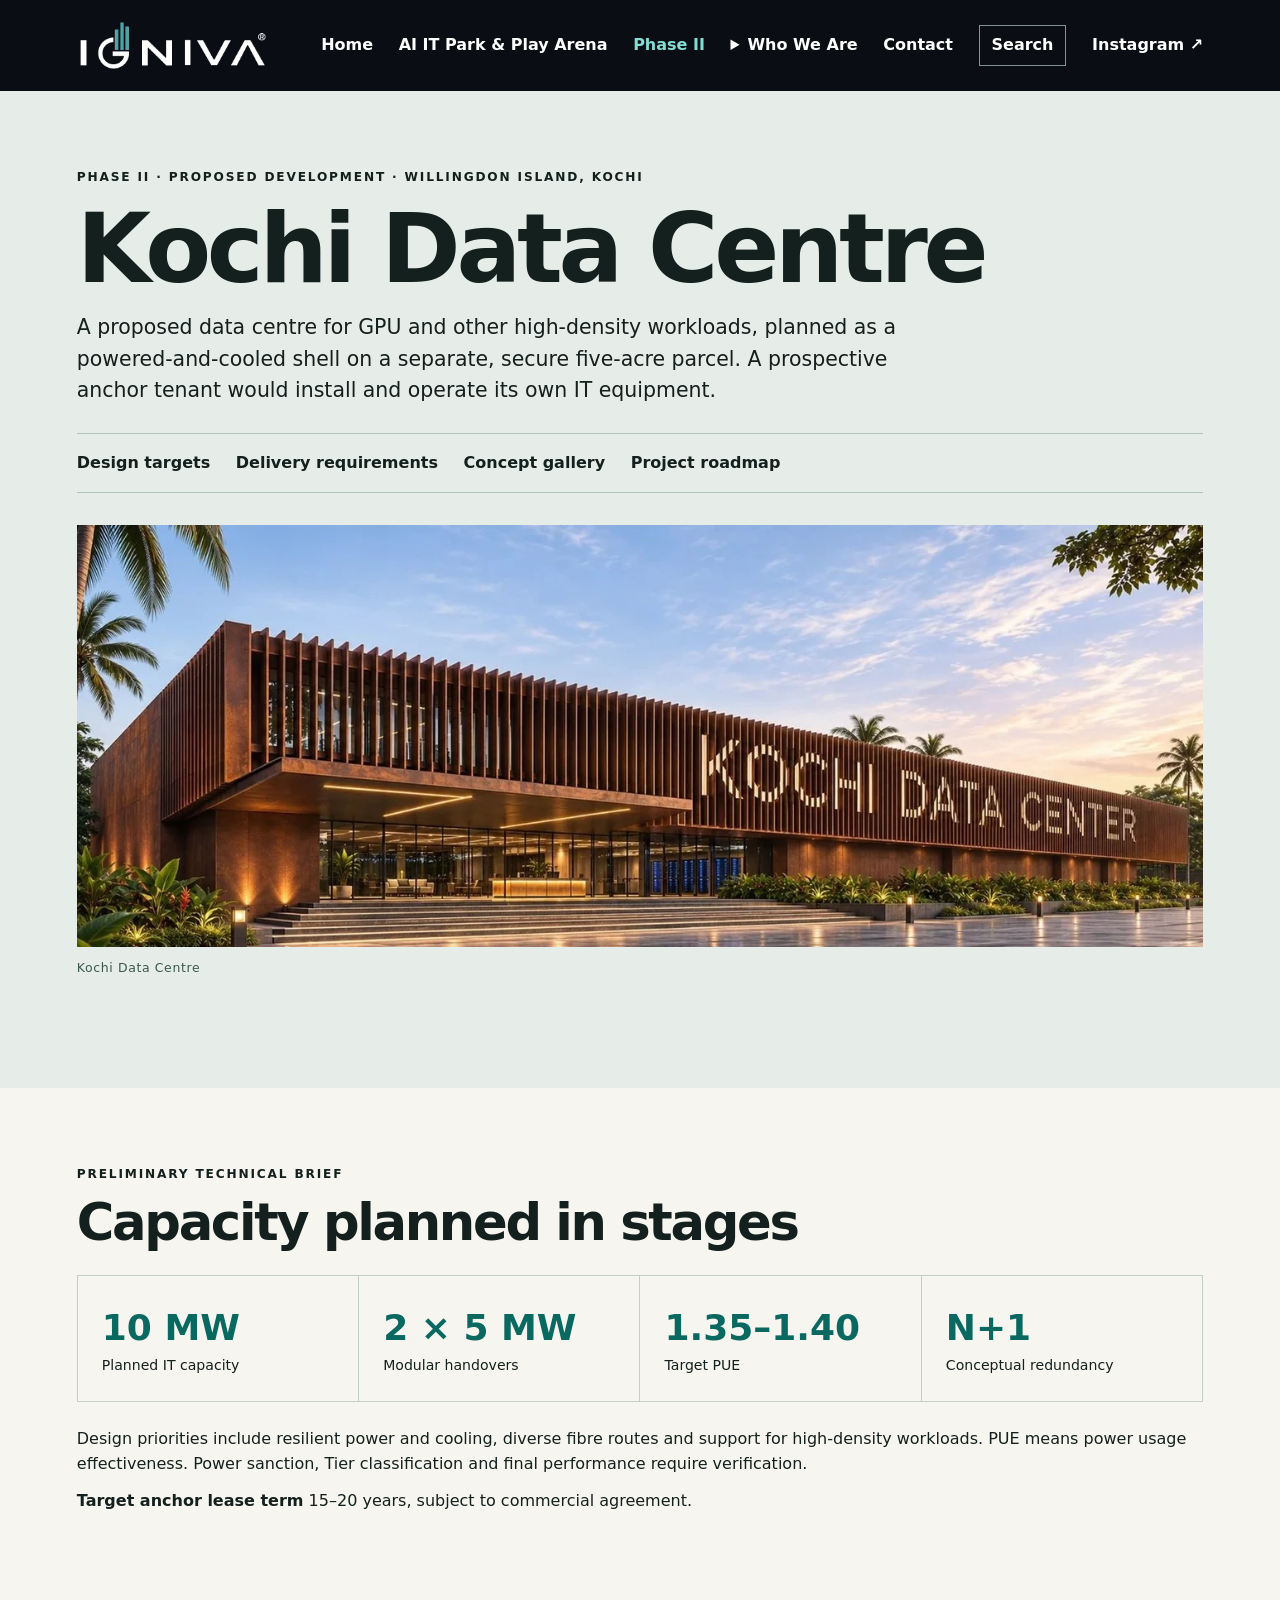
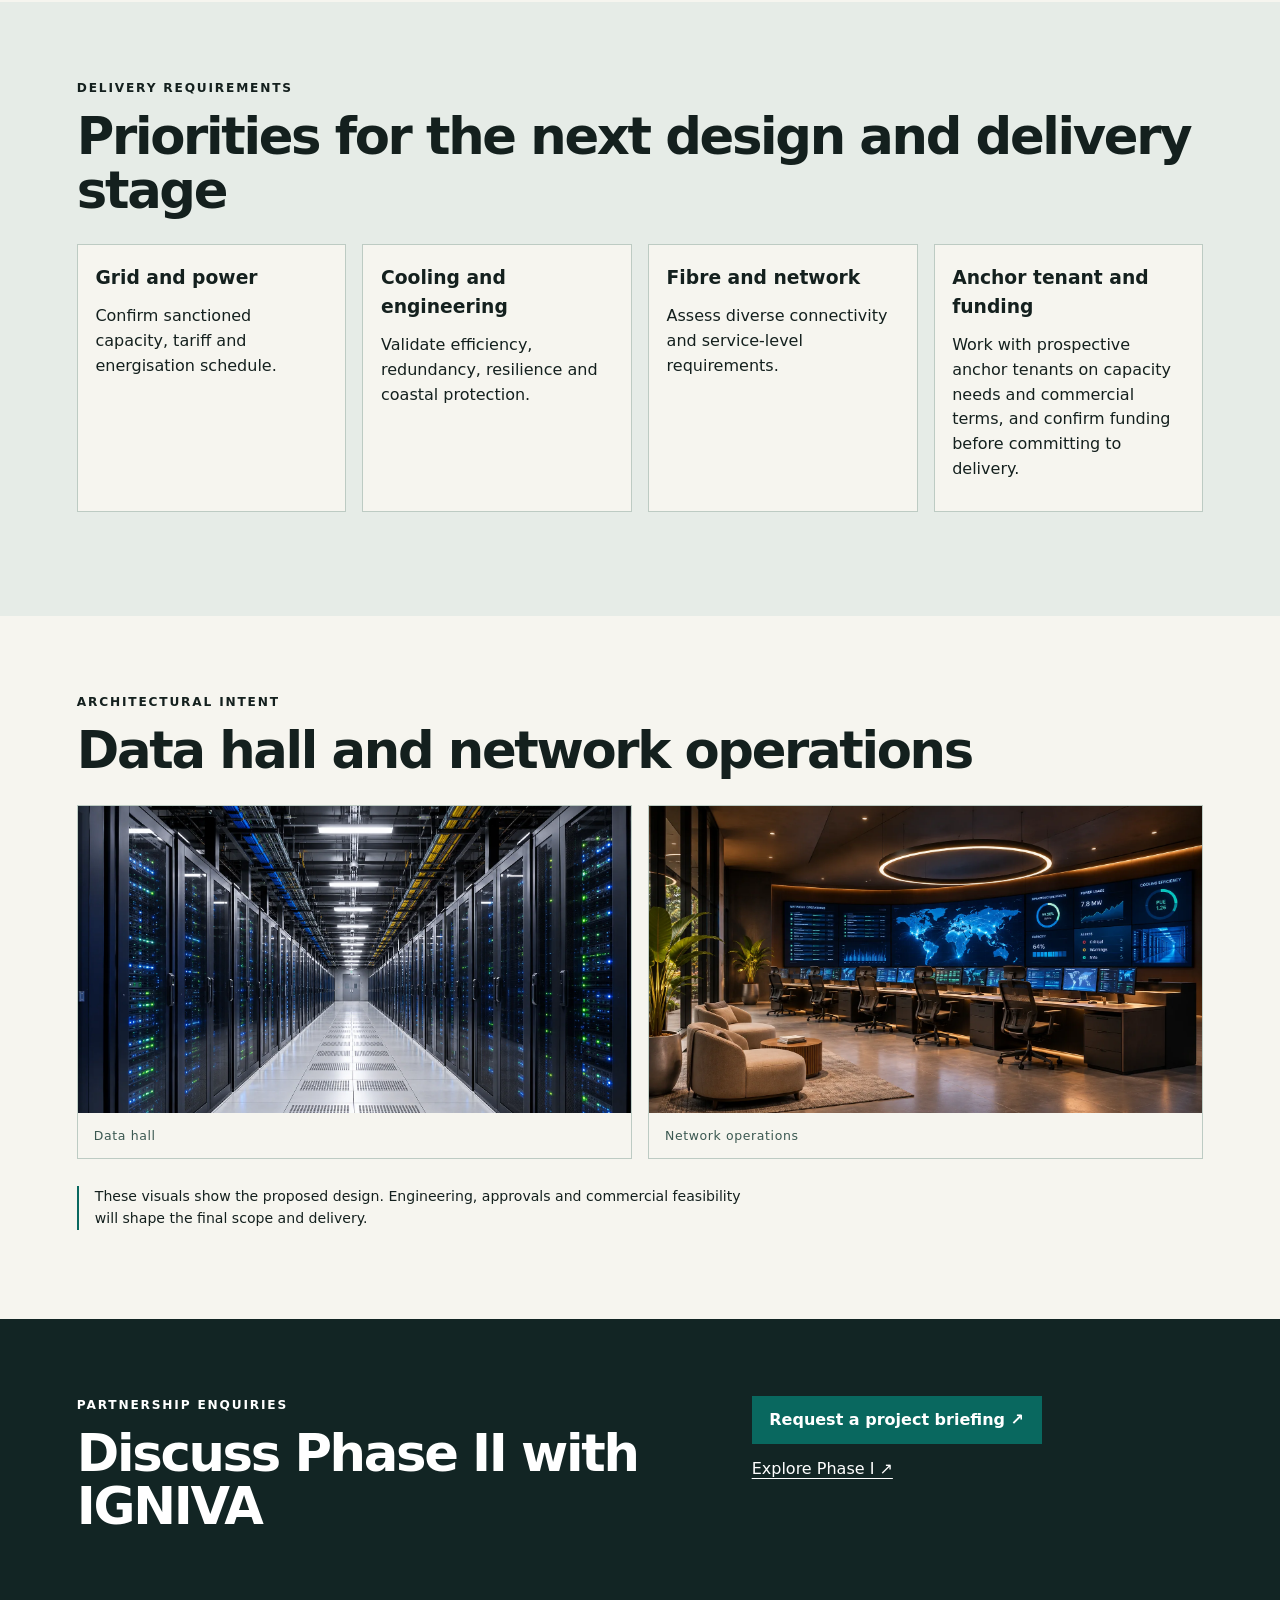
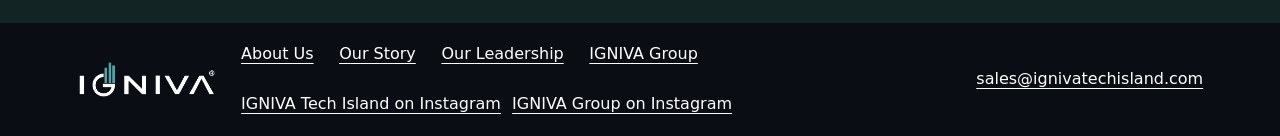
<file: phase-two.html>
<!doctype html>
<html lang="en">
<head>
<meta charset="utf-8">
<meta name="viewport" content="width=device-width, initial-scale=1">
<meta name="description" content="Explore the proposed Kochi Data Centre on Willingdon Island, including planned 10 MW capacity, a modular powered-and-cooled shell and technical delivery requirements.">
<meta name="theme-color" content="#0a0e14">
<title>Phase II · Kochi Data Centre | IGNIVA Tech Island</title>
<link rel="canonical" href="https://www.ignivatechisland.com/phase-two.html">
<link rel="stylesheet" href="/campus.css?v=phase-name-1">
<link rel="stylesheet" href="/phases.css">
<script defer src="/campus.js?v=phase-name-1"></script>
</head>
<body>
<a class="skip" href="#main">Skip to content</a>
<header class="header"><div class="wrap header-inner">
<a class="brand" href="/" aria-label="IGNIVA Tech Island home"><img src="/assets/igniva-logo-light.png" width="200" height="54" alt="IGNIVA Group"></a>
<button class="menu-toggle" type="button" aria-expanded="false" aria-controls="navigation">Menu <span aria-hidden="true">☰</span></button>
<nav id="navigation" aria-label="Main navigation"><a href="/">Home</a><a href="/phase-one.html">AI IT Park &amp; Play Arena</a><a href="/phase-two.html" aria-current="page">Phase II</a><details><summary>Who We Are</summary><div><a href="/about-us.html">About Us</a><a href="/our-story.html">Our Story</a><a href="/our-leadership.html">Our Leadership</a></div></details><a href="/partner-enquiries/">Contact</a><button type="button" id="open-search">Search</button><a href="https://www.instagram.com/igniva_techisland/" target="_blank" rel="noopener noreferrer">Instagram ↗</a></nav>
</div></header>
<main id="main">

<section class="phase-intro"><div class="wrap phase-section">
<p class="eyebrow">Phase II · Proposed development · Willingdon Island, Kochi</p>
<h1>Kochi Data Centre</h1>
<p class="phase-lede">A proposed data centre for GPU and other high-density workloads, planned as a powered-and-cooled shell on a separate, secure five-acre parcel. A prospective anchor tenant would install and operate its own IT equipment.</p>
<nav class="phase-jumps" aria-label="Phase II sections"><a href="#design-targets">Design targets</a><a href="#delivery-gates">Delivery requirements</a><a href="#concept-gallery">Concept gallery</a><a href="/#roadmap">Project roadmap</a></nav>
<figure class="brochure-figure"><img src="/assets/brochure/data-centre.webp" width="1360" height="510" alt="Architectural concept of the proposed Kochi Data Centre exterior" fetchpriority="high" decoding="async"><figcaption>Kochi Data Centre</figcaption></figure>
</div></section>
<section class="wrap phase-section" id="design-targets">
<p class="eyebrow">Preliminary technical brief</p><h2>Capacity planned in stages</h2>
<dl class="phase-facts"><div><dt>Planned IT capacity</dt><dd>10 MW</dd></div><div><dt>Modular handovers</dt><dd>2 × 5 MW</dd></div><div><dt>Target PUE</dt><dd>1.35–1.40</dd></div><div><dt>Conceptual redundancy</dt><dd>N+1</dd></div></dl>
<p>Design priorities include resilient power and cooling, diverse fibre routes and support for high-density workloads. PUE means power usage effectiveness. Power sanction, Tier classification and final performance require verification.</p>
<p><strong>Target anchor lease term</strong> 15–20 years, subject to commercial agreement.</p>
</section>
<section class="phase-tint" id="delivery-gates"><div class="wrap phase-section">
<p class="eyebrow">Delivery requirements</p><h2>Priorities for the next design and delivery stage</h2>
<div class="phase-checks">
<article><h3>Grid and power</h3><p>Confirm sanctioned capacity, tariff and energisation schedule.</p></article>
<article><h3>Cooling and engineering</h3><p>Validate efficiency, redundancy, resilience and coastal protection.</p></article>
<article><h3>Fibre and network</h3><p>Assess diverse connectivity and service-level requirements.</p></article>
<article><h3>Anchor tenant and funding</h3><p>Work with prospective anchor tenants on capacity needs and commercial terms, and confirm funding before committing to delivery.</p></article>
</div></div></section>
<section class="wrap phase-section" id="concept-gallery">
<p class="eyebrow">Architectural intent</p><h2>Data hall and network operations</h2>
<div class="phase-cards">
<article><figure class="brochure-figure"><img src="/assets/data-hall.webp" alt="Illustrative data hall with rows of server racks" loading="lazy" decoding="async"><figcaption>Data hall</figcaption></figure></article>
<article><figure class="brochure-figure"><img src="/assets/operations.webp" alt="Illustrative network operations room" loading="lazy" decoding="async"><figcaption>Network operations</figcaption></figure></article>
</div><p class="phase-note">These visuals show the proposed design. Engineering, approvals and commercial feasibility will shape the final scope and delivery.</p>
</section>
<section class="dark"><div class="wrap phase-section phase-enquiry">
<div><p class="eyebrow">Partnership enquiries</p><h2>Discuss Phase II with IGNIVA</h2></div>
<div><a class="cta" href="/partner-enquiries/">Request a project briefing ↗</a><p><a href="/phase-one.html">Explore Phase I ↗</a></p></div></div></section>

</main>
<footer><div class="wrap footer"><a class="brand" href="/"><img src="/assets/igniva-logo-light.png" width="200" height="54" alt="IGNIVA Group"></a><div><a href="/about-us.html">About Us</a><a href="/our-story.html">Our Story</a><a href="/our-leadership.html">Our Leadership</a><a href="https://www.ignivagroup.com/">IGNIVA Group</a><span id="social-links"></span></div><a href="mailto:sales@ignivatechisland.com">sales@ignivatechisland.com</a></div></footer>
<dialog id="site-search" aria-labelledby="search-title"><form method="dialog"><button type="submit" aria-label="Close search">Close ×</button></form><h2 id="search-title">Search Tech Island</h2><label for="query">Search the website</label><input id="query" type="search" autocomplete="off" placeholder="Try coworking or data centre"><ul id="results"></ul><p id="search-status" role="status"></p></dialog>
</body>
</html>
</file>
<file: campus.css>
:root{color-scheme:light;--ink:#14201e;--night:#0a0e14;--paper:#f6f5ef;--teal:#09685f;--wrap:min(88%,84rem);font:100%/1.55 system-ui,sans-serif}
*{box-sizing:border-box}
body{margin:0;background:var(--paper);color:var(--ink)}
[hidden]{display:none!important}
a{color:inherit;text-underline-offset:.22em}
button,input{font:inherit}
button,summary{cursor:pointer}
:focus-visible{outline:3px solid #1ea99d;outline-offset:4px}
img{max-width:100%;display:block}
.wrap{width:var(--wrap);margin-inline:auto}
.skip{position:absolute;top:.5rem;left:.5rem;z-index:20;background:white;padding:.75rem;transform:translateY(-150%)}
.skip:focus{transform:none}
.header,footer{background:var(--night);color:white}
.header-inner,.footer{display:flex;align-items:center;justify-content:space-between;gap:1.5rem;padding-block:1.2rem}
.brand img{width:clamp(8.5rem,15vw,12.5rem);height:auto}
.header .brand{flex:none}
nav,.footer div{display:flex;align-items:center;gap:clamp(.8rem,2vw,2rem);flex-wrap:wrap}
nav a,nav button,summary{font-weight:650;text-decoration:none}
nav button,.menu-toggle{color:inherit;border:1px solid #829397;background:transparent;padding:.45rem .75rem}
.menu-toggle{display:none}
details{position:relative}
details div{position:absolute;z-index:5;top:calc(100% + .4rem);left:0;min-width:12rem;background:var(--night);padding:.55rem;border:1px solid #58676b}
details a{display:block;padding:.55rem}
nav a:hover,summary:hover,#navigation [aria-current="page"]{color:#83ddd3}
.showcase{position:relative;isolation:isolate;background:#182928;color:white;min-height:29rem;height:min(72svh,52rem)}
.gallery,.slide,.slide img{position:absolute;inset:0;width:100%;height:100%;margin:0}
.slide img{object-fit:cover}
.slide::after{content:"";position:absolute;inset:0;background:linear-gradient(90deg,#080e16dc,transparent 85%),linear-gradient(0deg,#080e16bb,transparent 34%);pointer-events:none}
.slide figcaption{position:absolute;z-index:1;bottom:1.6rem;left:6%;display:grid;font-weight:650}
.slide figcaption span{font-size:.75rem;letter-spacing:.1em;text-transform:uppercase}
.hero-copy{position:absolute;pointer-events:none;width:var(--wrap);left:6%;top:20%}
h1,h2,h3,p{margin:0 0 .75rem}
h1,h2{line-height:1.05;letter-spacing:-.045em}
h1{font-size:clamp(3rem,8.5vw,8rem)}
h2{font-size:clamp(2rem,4vw,4rem)}
.hero-copy>p:last-child,.inner-hero p:last-child{font-size:clamp(1rem,2vw,1.4rem);max-width:40rem}
.eyebrow,small{font-size:.76rem;letter-spacing:.15em;text-transform:uppercase;font-weight:750}
.intro-film button{color:white;background:#0a0e14df;border:1px solid #c3cbce;min-height:44px;padding:.3rem .7rem;border-radius:.2rem}
.summary{border-bottom:1px solid #c7cfca}
.summary-inner{display:grid;grid-template-columns:1fr 1fr}
.summary a{padding:1.25rem 0;text-decoration:none;font-size:clamp(1rem,2.3vw,1.65rem);font-weight:700}
.summary a+a{border-left:1px solid #c7cfca;padding-left:1.5rem}
.summary small{display:block;color:var(--teal)}
.feature{display:grid;grid-template-columns:1fr 1fr;align-items:center;gap:clamp(1.5rem,6vw,6rem);padding-block:clamp(3rem,8vw,8rem)}
.feature img{width:100%;aspect-ratio:4/3;object-fit:cover}
.dark{background:#122524;color:white}
.cta{display:inline-block;text-decoration:none;font-weight:700;padding:.75rem 1.1rem;color:white;background:var(--teal)}
.contact,.company,.prose{padding-block:clamp(3rem,7vw,7rem)}
.footer a{display:inline-block}
.inner-hero{background:#e6ece7;padding-block:clamp(3rem,8vw,7rem)}
.company-grid{display:grid;grid-template-columns:repeat(3,1fr);gap:1px;background:#cad3cd;border:1px solid #cad3cd}
.company-grid article{background:var(--paper);padding:1.25rem}
.prose p{max-width:68ch}
.leadership figure{margin:0;max-width:25rem}
.leadership img{aspect-ratio:4/5;object-position:center 15%}
dialog{width:min(92%,36rem);border:1px solid #bcc9c4;background:var(--paper);color:var(--ink);padding:1.5rem}
dialog::backdrop{background:#0a0e14b0}
dialog form{text-align:right}
dialog label{display:block}
dialog input{width:100%;padding:.65rem}
dialog li{margin:.4rem 0}
.intro-film{position:fixed;inset:0;z-index:10;background:var(--night);color:white}
.intro-film video{width:100%;height:100%;object-fit:contain}
.film-brand{position:absolute;inset:0;display:grid;place-items:center;background:#0a0e14bf;pointer-events:none}
.film-brand img{width:min(62vw,17rem);height:auto}
#skip-intro{position:absolute;bottom:2rem;right:6%}
#social-links a+a{margin-left:.7rem}
@media(max-width:960px){
 .header-inner{flex-wrap:wrap}
 .menu-toggle{display:block}
 #navigation{width:100%;flex-direction:column;align-items:stretch;gap:.8rem}
 #navigation button{text-align:left}
 .header[data-menu-ready] #navigation:not(.open){display:none}
 #navigation details div{position:static;margin-top:.4rem}
}
@media(max-width:760px){
 nav{width:100%;flex-direction:column;align-items:stretch;gap:.8rem}
 nav button{text-align:left}
 details div{position:static;margin-top:.4rem}
 .feature,.company-grid{grid-template-columns:1fr}
 .footer{align-items:flex-start;flex-direction:column}
 .showcase{height:68svh;min-height:26rem}
 .slide img{object-position:center}
 .slide figcaption{bottom:1.6rem}
}
</file>
<file: phases.css>
.phase-intro,.phase-tint{background:#e6ece7}
.phase-section{padding-block:clamp(2.5rem,6vw,5.5rem)}
.phase-intro h1{font-size:clamp(2.85rem,7.5vw,6.6rem);line-height:1.05}
.phase-lede{max-width:65ch;font-size:clamp(1.05rem,2vw,1.28rem)}
.phase-jumps{margin:1.6rem 0 2rem;padding-block:.7rem;border-block:1px solid #b2c2ba}
.phase-jumps a{padding:.35rem 0}
.brochure-figure{margin:1.5rem 0;min-width:0}
.brochure-figure img,.feature .brochure-figure img{width:100%;height:auto;aspect-ratio:auto;object-fit:contain}
.brochure-figure figcaption{padding:.65rem 0;font-size:.78rem;letter-spacing:.05em;color:#3b5851}
.phase-facts{display:grid;grid-template-columns:repeat(auto-fit,minmax(min(100%,10rem),1fr));margin:1.55rem 0;gap:1px;border:1px solid #c2cec7;background:#c2cec7}
.phase-facts div{display:flex;flex-direction:column-reverse;background:var(--paper);padding:clamp(.8rem,2.5vw,1.5rem)}
.phase-facts dd{margin:0;font-size:clamp(1.2rem,3.2vw,2.25rem);font-weight:750;color:var(--teal)}
.phase-facts dt{font-size:.88rem}
.phase-cards,.phase-checks{display:grid;grid-template-columns:repeat(auto-fit,minmax(min(100%,16rem),1fr));gap:1rem;margin-block:1.7rem}
.phase-cards article,.phase-checks article{border:1px solid #bdcbc3;background:var(--paper);min-width:0}
.phase-cards .brochure-figure{margin:0}
.phase-cards img{aspect-ratio:1.8;object-fit:cover}
.phase-cards figcaption,.phase-cards article>div,.phase-checks article{padding:.8rem 1rem}
.phase-cards article>div,.phase-checks article{padding:1.1rem}
.phase-note{max-width:75ch;border-inline-start:2px solid var(--teal);padding-inline-start:1rem;font-size:.88rem}
.phase-roadmap{padding-inline-start:1.65rem;max-width:72ch}
.phase-roadmap li{padding:.75rem 0;border-bottom:1px solid #becdc4}
.phase-roadmap strong,.phase-roadmap span{display:block}
.phase-enquiry,.enquiry-grid{display:grid;grid-template-columns:1.15fr .85fr;align-items:start;gap:clamp(1.25rem,5vw,4rem)}
.phase-enquiry .cta{margin-bottom:.8rem}
.enquiry-grid h1{font-size:clamp(2.6rem,6vw,5rem)}
.enquiry-grid .contact-panel{border:1px solid #bdcbc3;background:#e6ece7;padding:clamp(1rem,3vw,2rem)}
.enquiry-grid .contact-panel h2{font-size:clamp(1.6rem,3vw,2.5rem)}
.enquiry-grid details{margin-bottom:.8rem}
.enquiry-grid .cta{margin-block:.35rem .8rem}
@media(max-width:760px){
 .phase-jumps{width:auto;flex-direction:row;flex-wrap:wrap;gap:.35rem 1rem}
 .phase-enquiry,.enquiry-grid{grid-template-columns:1fr}
 .enquiry-grid nav{width:auto;display:block}
}
</file>
<file: leadership.css>
.executive-hero{background:#102321;color:#fff}
.executive-hero-grid{display:grid;grid-template-columns:1.15fr .85fr;align-items:center;gap:clamp(1rem,6vw,6rem);padding-block:clamp(2rem,6vw,5rem)}
.executive-hero h1{font-size:clamp(3rem,8.5vw,7rem);margin:.35em 0 .25em}
.executive-hero img{width:100%;aspect-ratio:4/5;object-fit:cover;object-position:center 18%;max-height:34rem}
.executive-deck{font-size:clamp(1.05rem,2vw,1.3rem);max-width:44ch;margin-bottom:1.4rem}
.executive-facts{display:grid;grid-template-columns:repeat(3,minmax(0,1fr));margin-block:0;border-bottom:1px solid #bac9c1}
.executive-facts div{padding:clamp(.7rem,3vw,2rem);display:flex;flex-direction:column-reverse}
.executive-facts div+div{border-inline-start:1px solid #bac9c1}
.executive-facts dd{margin:0;color:var(--teal);font-size:clamp(1.3rem,4vw,3.2rem);font-weight:750}
.executive-facts dt{font-size:clamp(.75rem,2vw,1rem)}
.executive-section{padding-block:clamp(2.5rem,7vw,6rem)}
.executive-story{display:grid;grid-template-columns:1fr 1fr;gap:clamp(1rem,5vw,5rem)}
.executive-quote{background:#142d2a;color:#fff;padding-block:clamp(2rem,6vw,5rem)}
.executive-quote blockquote{font-size:clamp(1.7rem,4.5vw,3.75rem);line-height:1.15;margin:0 0 1rem;max-width:24ch}
.executive-projects{display:grid;grid-template-columns:repeat(3,minmax(0,1fr));gap:1px;background:#bac9c1;border:1px solid #bac9c1;margin-top:2rem}
.executive-projects article{padding:1.3rem;background:var(--paper)}
.executive-projects a,.executive-story a{font-weight:650}
.executive-next,.group-about .page-intro,.group-about .group-journey{background:#e6ece7}
.executive-contact{display:inline-block;padding:.75rem}
.group-about .page-intro,.group-about .section,.group-about .enquiry-band{padding-block:clamp(2.5rem,7vw,6rem)}
.group-about .leader,.group-about .split,.group-about .journey-chapters li{display:grid;grid-template-columns:repeat(2,minmax(0,1fr));align-items:center;gap:clamp(1.25rem,5vw,4rem)}
.group-about .leader figure{margin:0;max-width:27rem}
.group-about .leader img{width:100%;aspect-ratio:4/5;object-fit:cover;object-position:center 18%}
.group-about .leader-copy .text-link{display:inline-block;margin:0 .75rem .9rem 0}
.group-about .inline-brand{display:inline-block;width:auto;height:.75em;vertical-align:baseline;filter:brightness(.25)}
.group-about .dark .inline-brand{filter:none}
.group-about .lede{max-width:65ch}
.group-about .journey-nav{margin:1.4rem 0 2rem}
.group-about .journey-nav a{padding:.45rem 0}
.group-about .journey-chapters{margin:0;padding:0 0 0 1.25rem;border-inline-start:1px solid #829d92;list-style:none}
.group-about .journey-chapters li{padding:1.5rem 0;border-top:1px solid #bac9c1;scroll-margin-top:1rem}
.group-about .journey-chapters img{width:100%;aspect-ratio:16/10;object-fit:cover}
.group-about .journey-chapters li:first-child>div{grid-column:1/-1;max-width:65ch}
.group-about .metrics,.group-about .projects{display:grid;grid-template-columns:repeat(auto-fit,minmax(min(100%,13rem),1fr));gap:1rem;margin-top:2rem}
.group-about .metrics dd{margin:0}
.group-about .metrics dt{font-size:1.5rem;font-weight:750}
.group-about .projects article{border:1px solid #bac9c1;padding:1.1rem}
.group-about .enquiry-band{background:#dfe9e2}
.group-about .enquiry-band a{justify-self:start}
@media(max-width:760px){
  .executive-hero-grid,.executive-story,.executive-projects,.group-about .leader,.group-about .split,.group-about .journey-chapters li{grid-template-columns:1fr}
  .executive-hero img{max-height:26rem}
  .group-about .journey-nav{align-items:flex-start}
}
</file>
